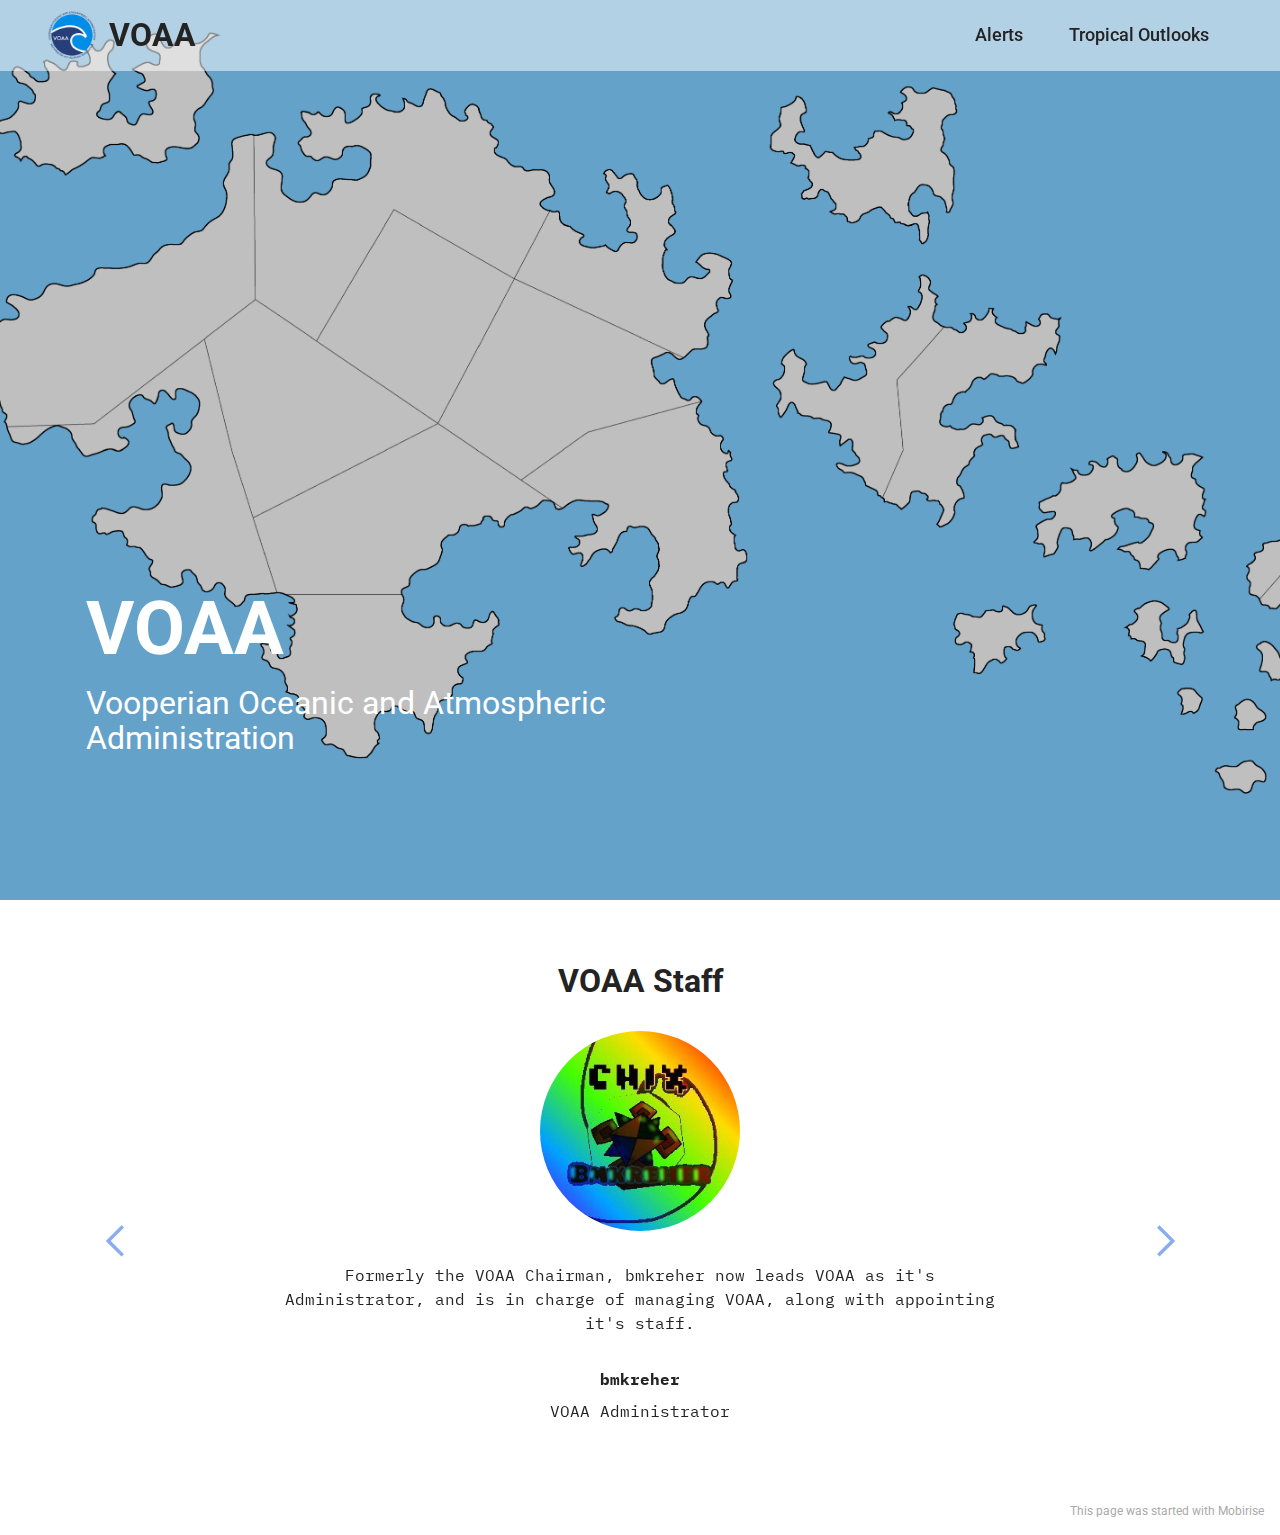
<file: index.html>
<!DOCTYPE html>
<html  >
<head>
  <!-- Site made with Mobirise Website Builder v5.4.1, https://mobirise.com -->
  <meta charset="UTF-8">
  <meta http-equiv="X-UA-Compatible" content="IE=edge">
  <meta name="generator" content="Mobirise v5.4.1, mobirise.com">
  <meta name="twitter:card" content="summary_large_image"/>
  <meta name="twitter:image:src" content="assets/images/index-meta.png">
  <meta property="og:image" content="assets/images/index-meta.png">
  <meta name="twitter:title" content="Home">
  <meta name="viewport" content="width=device-width, initial-scale=1, minimum-scale=1">
  <link rel="shortcut icon" href="assets/images/voaa-sexy-logo4x.png" type="image/x-icon">
  <meta name="description" content="Vooperian Oceanic and Atmospheric Administration Home Page">
  
  
  <title>Home</title>
  <link rel="stylesheet" href="assets/web/assets/mobirise-icons2/mobirise2.css">
  <link rel="stylesheet" href="assets/bootstrap/css/bootstrap.min.css">
  <link rel="stylesheet" href="assets/bootstrap/css/bootstrap-grid.min.css">
  <link rel="stylesheet" href="assets/bootstrap/css/bootstrap-reboot.min.css">
  <link rel="stylesheet" href="assets/dropdown/css/style.css">
  <link rel="stylesheet" href="assets/socicon/css/styles.css">
  <link rel="stylesheet" href="assets/theme/css/style.css">
  <link rel="preload" href="https://fonts.googleapis.com/css?family=Roboto:100,100i,300,300i,400,400i,500,500i,700,700i,900,900i&display=swap" as="style" onload="this.onload=null;this.rel='stylesheet'">
  <noscript><link rel="stylesheet" href="https://fonts.googleapis.com/css?family=Roboto:100,100i,300,300i,400,400i,500,500i,700,700i,900,900i&display=swap"></noscript>
  <link rel="preload" href="https://fonts.googleapis.com/css?family=IBM+Plex+Mono:100,100i,200,200i,300,300i,400,400i,500,500i,600,600i,700,700i&display=swap" as="style" onload="this.onload=null;this.rel='stylesheet'">
  <noscript><link rel="stylesheet" href="https://fonts.googleapis.com/css?family=IBM+Plex+Mono:100,100i,200,200i,300,300i,400,400i,500,500i,600,600i,700,700i&display=swap"></noscript>
  <link rel="preload" as="style" href="assets/mobirise/css/mbr-additional.css"><link rel="stylesheet" href="assets/mobirise/css/mbr-additional.css" type="text/css">
  
  
  
  
</head>
<body>
  
  <section data-bs-version="5.1" class="menu menu1 cid-sI5mWFSWyU" once="menu" id="menu1-1">
    

    <nav class="navbar navbar-dropdown navbar-fixed-top navbar-expand-lg">
        <div class="container-fluid">
            <div class="navbar-brand">
                <span class="navbar-logo">
                    <a href="https://mobiri.se">
                        <img src="assets/images/voaa-sexy-logo4x.png" alt="Mobirise" style="height: 3rem;">
                    </a>
                </span>
                <span class="navbar-caption-wrap"><a class="navbar-caption text-black text-primary display-2" href="index.html">VOAA</a></span>
            </div>
            <button class="navbar-toggler" type="button" data-toggle="collapse" data-bs-toggle="collapse" data-target="#navbarSupportedContent" data-bs-target="#navbarSupportedContent" aria-controls="navbarNavAltMarkup" aria-expanded="false" aria-label="Toggle navigation">
                <div class="hamburger">
                    <span></span>
                    <span></span>
                    <span></span>
                    <span></span>
                </div>
            </button>
            <div class="collapse navbar-collapse" id="navbarSupportedContent">
                <ul class="navbar-nav nav-dropdown nav-right" data-app-modern-menu="true"><li class="nav-item"><a class="nav-link link text-black text-primary display-4" href="page2.html">Alerts</a></li>
                    <li class="nav-item"><a class="nav-link link text-black text-primary display-4" href="page1.html">Tropical Outlooks</a>
                    </li></ul>
                
                
            </div>
        </div>
    </nav>
</section>

<section data-bs-version="5.1" class="header4 cid-sI5kxX0w6l mbr-fullscreen" id="header4-0">

    
    
    <div class="container">
        <div class="row">
            <div class="content-wrap">
                <h1 class="mbr-section-title mbr-fonts-style mbr-white mb-3 display-1">
                    <strong>VOAA</strong></h1>
                <h2 class="mbr-section-title mbr-fonts-style mbr-white mb-3 display-2">Vooperian Oceanic and Atmospheric Administration</h2>
                

                
            </div>
        </div>
    </div>
</section>

<section data-bs-version="5.1" class="testimonails3 carousel slide testimonials-slider cid-sI5p6VnjL5" data-interval="false" data-bs-interval="false" id="testimonials3-3">

    

    

    <div class="text-center container">
        <h3 class="mb-4 mbr-fonts-style display-2">
            <strong>VOAA Staff</strong></h3>

        <div class="carousel slide" role="listbox" data-pause="true" data-keyboard="false" data-ride="carousel" data-bs-ride="carousel" data-interval="8000" data-bs-interval="8000">
            <div class="carousel-inner">
                
                
            <div class="carousel-item">
                    <div class="user col-md-8">
                        <div class="user_image">
                            <img src="assets/images/image0.jpg" alt="">
                        </div>
                        <div class="user_text mb-4">
                            <p class="mbr-fonts-style display-7">Formerly the VOAA Chairman, bmkreher now leads VOAA as it's Administrator, and is in charge of managing VOAA, along with appointing it's staff.</p>
                        </div>
                        <div class="user_name mbr-fonts-style mb-2 display-7">
                            <strong>bmkreher</strong></div>
                        <div class="user_desk mbr-fonts-style display-7">
                            VOAA Administrator</div>
                    </div>
                </div><div class="carousel-item">
                    <div class="user col-md-8">
                        <div class="user_image">
                            <img src="assets/images/b7488983e732e61fa629dfd780f8a5e5.png" alt="">
                        </div>
                        <div class="user_text mb-4">
                            <p class="mbr-fonts-style display-7">
                                Kaplandteiros is the VWS Director, and is tasked with managing alerts, along with non-tropical weather.</p>
                        </div>
                        <div class="user_name mbr-fonts-style mb-2 display-7">
                            <strong>Kaplandteiros</strong></div>
                        <div class="user_desk mbr-fonts-style display-7">
                            Vooperian Weather Service Director</div>
                    </div>
                </div><div class="carousel-item">
                    <div class="user col-md-8">
                        <div class="user_image">
                            <img src="assets/images/nerdcraftpug.png" alt="">
                        </div>
                        <div class="user_text mb-4">
                            <p class="mbr-fonts-style display-7">Tyco is the Director of the Vooperian Hurricane Center, and primarily reports on tropical weather.</p>
                        </div>
                        <div class="user_name mbr-fonts-style mb-2 display-7">
                            <strong>Tyco</strong></div>
                        <div class="user_desk mbr-fonts-style display-7">
                            Vooperian Hurricane Center Director</div>
                    </div>
                </div></div>

            <div class="carousel-controls">
                <a class="carousel-control-prev" role="button" data-slide="prev" data-bs-slide="prev">
                    <span aria-hidden="true" class="mobi-mbri mobi-mbri-arrow-prev mbr-iconfont"></span>
                    <span class="sr-only visually-hidden">Previous</span>
                </a>

                <a class="carousel-control-next" role="button" data-slide="next" data-bs-slide="next">
                    <span aria-hidden="true" class="mobi-mbri mobi-mbri-arrow-next mbr-iconfont"></span>
                    <span class="sr-only visually-hidden">Next</span>
                </a>
            </div>
        </div>
    </div>
</section><section style="background-color: #fff; font-family: -apple-system, BlinkMacSystemFont, 'Segoe UI', 'Roboto', 'Helvetica Neue', Arial, sans-serif; color:#aaa; font-size:12px; padding: 0; align-items: center; display: flex;"><a href="https://mobirise.site/b" style="flex: 1 1; height: 3rem; padding-left: 1rem;"></a><p style="flex: 0 0 auto; margin:0; padding-right:1rem;"><a href="https://mobirise.site/d" style="color:#aaa;">This page</a> was started with Mobirise</p></section><script src="assets/bootstrap/js/bootstrap.bundle.min.js"></script>  <script src="assets/smoothscroll/smooth-scroll.js"></script>  <script src="assets/ytplayer/index.js"></script>  <script src="assets/dropdown/js/navbar-dropdown.js"></script>  <script src="assets/mbr-testimonials-slider/mbr-testimonials-slider.js"></script>  <script src="assets/theme/js/script.js"></script>  
  
  
</body>
</html>
</file>
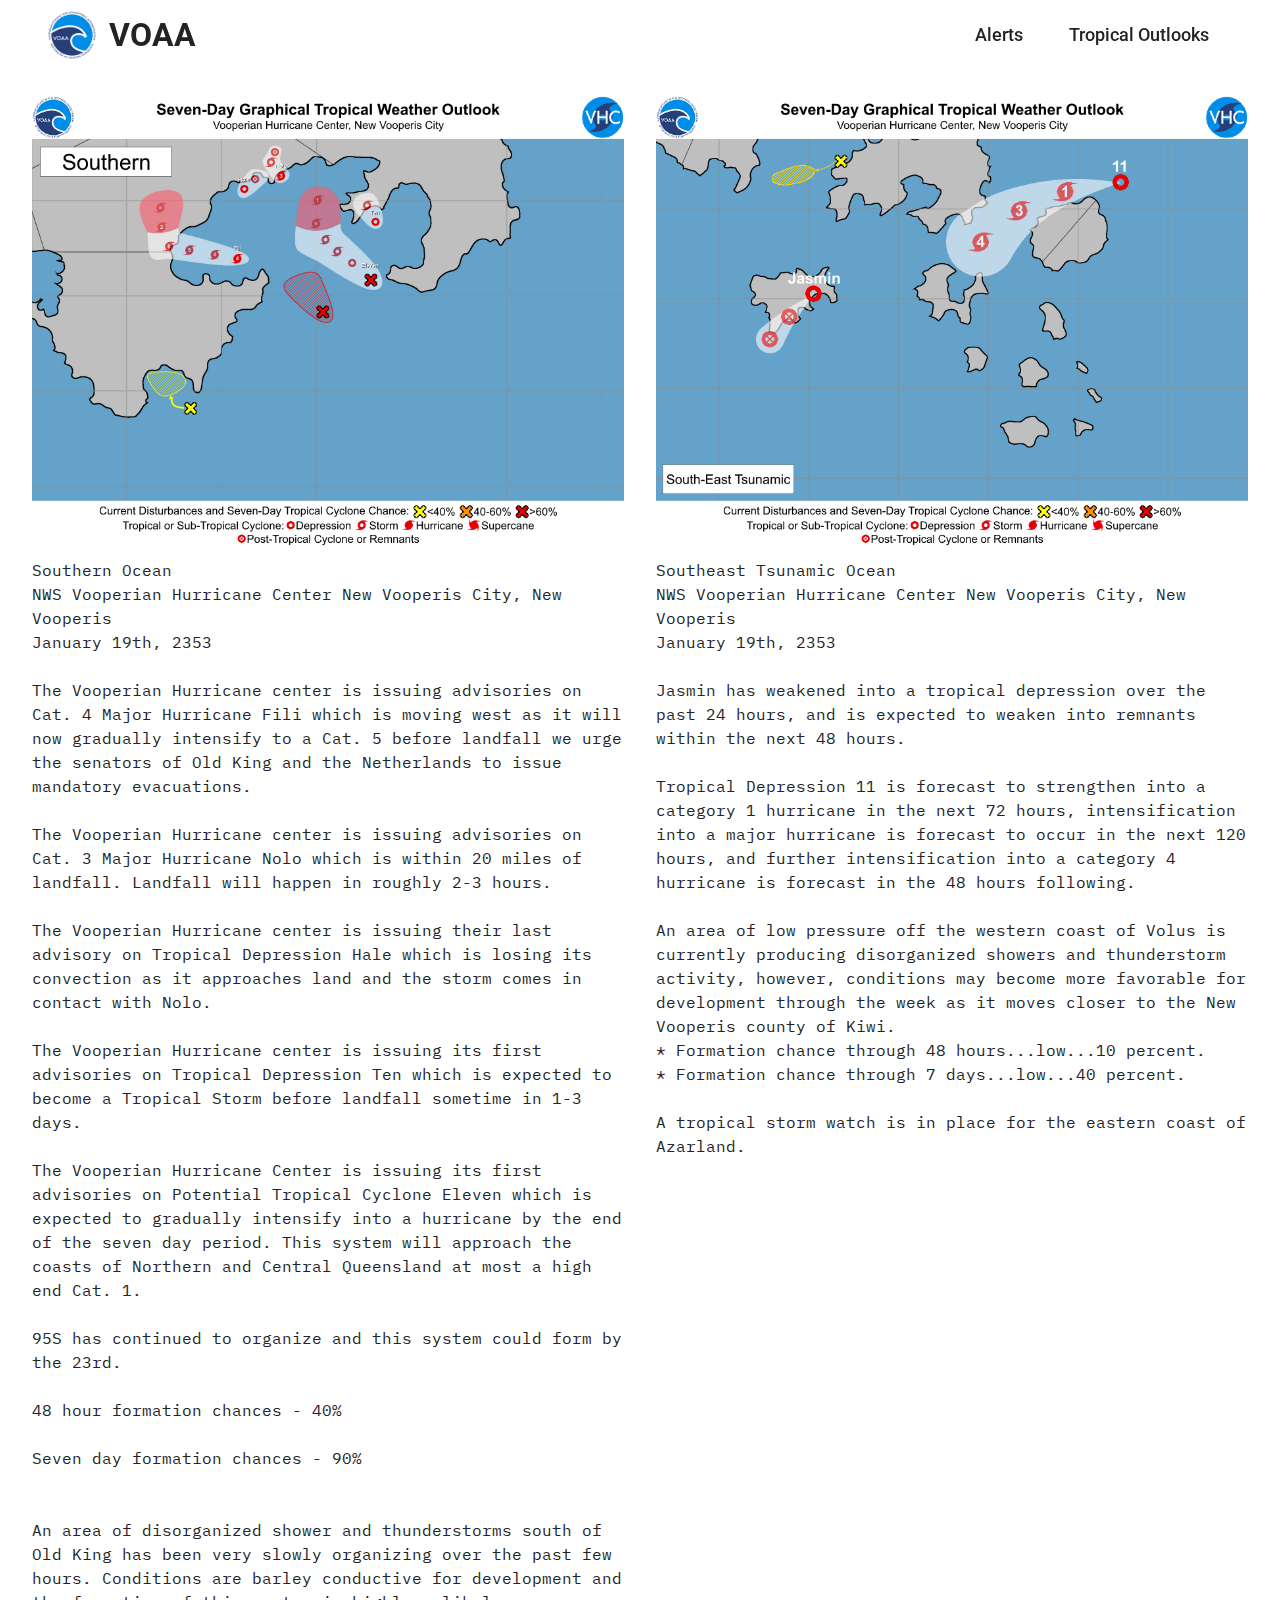
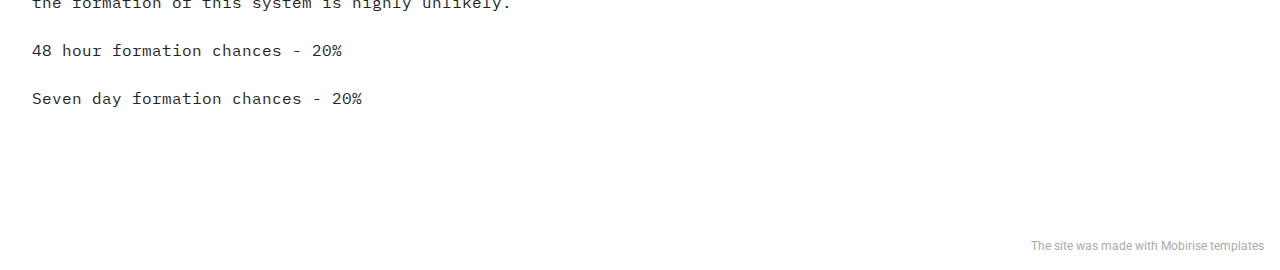
<file: page1.html>
<!DOCTYPE html>
<html  >
<head>
  <!-- Site made with Mobirise Website Builder v5.4.1, https://mobirise.com -->
  <meta charset="UTF-8">
  <meta http-equiv="X-UA-Compatible" content="IE=edge">
  <meta name="generator" content="Mobirise v5.4.1, mobirise.com">
  <meta name="viewport" content="width=device-width, initial-scale=1, minimum-scale=1">
  <link rel="shortcut icon" href="assets/images/voaa-sexy-logo4x.png" type="image/x-icon">
  <meta name="description" content="Vooperian Hurricane Center Tropical Outlooks">
  
  
  <title>Tropical Outlooks</title>
  <link rel="stylesheet" href="assets/bootstrap/css/bootstrap.min.css">
  <link rel="stylesheet" href="assets/bootstrap/css/bootstrap-grid.min.css">
  <link rel="stylesheet" href="assets/bootstrap/css/bootstrap-reboot.min.css">
  <link rel="stylesheet" href="assets/dropdown/css/style.css">
  <link rel="stylesheet" href="assets/socicon/css/styles.css">
  <link rel="stylesheet" href="assets/theme/css/style.css">
  <link rel="preload" href="https://fonts.googleapis.com/css?family=Roboto:100,100i,300,300i,400,400i,500,500i,700,700i,900,900i&display=swap" as="style" onload="this.onload=null;this.rel='stylesheet'">
  <noscript><link rel="stylesheet" href="https://fonts.googleapis.com/css?family=Roboto:100,100i,300,300i,400,400i,500,500i,700,700i,900,900i&display=swap"></noscript>
  <link rel="preload" href="https://fonts.googleapis.com/css?family=IBM+Plex+Mono:100,100i,200,200i,300,300i,400,400i,500,500i,600,600i,700,700i&display=swap" as="style" onload="this.onload=null;this.rel='stylesheet'">
  <noscript><link rel="stylesheet" href="https://fonts.googleapis.com/css?family=IBM+Plex+Mono:100,100i,200,200i,300,300i,400,400i,500,500i,600,600i,700,700i&display=swap"></noscript>
  <link rel="preload" as="style" href="assets/mobirise/css/mbr-additional.css"><link rel="stylesheet" href="assets/mobirise/css/mbr-additional.css" type="text/css">
  
  
  
  
</head>
<body>
  
  <section data-bs-version="5.1" class="menu menu1 cid-sI5mWFSWyU" once="menu" id="menu1-4">
    

    <nav class="navbar navbar-dropdown navbar-fixed-top navbar-expand-lg">
        <div class="container-fluid">
            <div class="navbar-brand">
                <span class="navbar-logo">
                    <a href="https://mobiri.se">
                        <img src="assets/images/voaa-sexy-logo4x.png" alt="Mobirise" style="height: 3rem;">
                    </a>
                </span>
                <span class="navbar-caption-wrap"><a class="navbar-caption text-black text-primary display-2" href="index.html">VOAA</a></span>
            </div>
            <button class="navbar-toggler" type="button" data-toggle="collapse" data-bs-toggle="collapse" data-target="#navbarSupportedContent" data-bs-target="#navbarSupportedContent" aria-controls="navbarNavAltMarkup" aria-expanded="false" aria-label="Toggle navigation">
                <div class="hamburger">
                    <span></span>
                    <span></span>
                    <span></span>
                    <span></span>
                </div>
            </button>
            <div class="collapse navbar-collapse" id="navbarSupportedContent">
                <ul class="navbar-nav nav-dropdown nav-right" data-app-modern-menu="true"><li class="nav-item"><a class="nav-link link text-black text-primary display-4" href="page2.html">Alerts</a></li>
                    <li class="nav-item"><a class="nav-link link text-black text-primary display-4" href="page1.html">Tropical Outlooks</a>
                    </li></ul>
                
                
            </div>
        </div>
    </nav>
</section>

<section data-bs-version="5.1" class="image4 cid-sI5szJspsS" id="image4-5">
    

    

    <div class="container-fluid">
        <div class="row">
            <div class="col-12 col-lg-6">
                <div class="image-wrapper">
                    <img src="assets/images/tropicaloutlooksoutheasttsunamic.png" alt="Mobirise">
                    <p class="mbr-text mbr-fonts-style mt-2 align-center display-7">
                        Southeast Tsunamic Ocean<br>NWS Vooperian Hurricane Center New Vooperis City, New Vooperis<br>January 19th, 2353<br><br>Jasmin has weakened into a tropical depression over the past 24 hours, and is expected to weaken into remnants within the next 48 hours.<br><br>Tropical Depression 11 is forecast to strengthen into a category 1 hurricane in the next 72 hours, intensification into a major hurricane is forecast to occur in the next 120 hours, and further intensification into a category 4 hurricane is forecast in the 48 hours following.
<br>
<br>An area of low pressure off the western coast of Volus is currently producing disorganized showers and thunderstorm activity, however, conditions may become more favorable for development through the week as it moves closer to the New Vooperis county of Kiwi.
<br>* Formation chance through 48 hours...low...10 percent.
<br>* Formation chance through 7 days...low...40  percent.
<br>
<br>A tropical storm watch is in place for the eastern coast of Azarland.<br><br><br></p>
                </div>
            </div>
            <div class="col-12 col-lg-6">
                <div class="image-wrapper">
                    <img src="assets/images/image0-1.jpg" alt="Mobirise">
                    <p class="mbr-text mbr-fonts-style mt-2 align-center display-7">Southern Ocean
<br>NWS Vooperian Hurricane Center New Vooperis City, New Vooperis
<br>January 19th, 2353
<br><br>The Vooperian Hurricane center is issuing advisories on Cat. 4 Major Hurricane Fili which is moving west as it will now gradually intensify to a Cat. 5 before landfall we urge the senators of Old King and the Netherlands to issue mandatory evacuations.  
<br><br>The Vooperian Hurricane center is issuing advisories on Cat. 3 Major Hurricane Nolo which is within 20 miles of landfall. Landfall will happen in roughly 2-3 hours. 
<br><br>The Vooperian Hurricane center is issuing their last advisory on Tropical Depression Hale which is losing its convection as it approaches land and the storm comes in contact with Nolo. 
<br><br>The Vooperian Hurricane center is issuing its first advisories on Tropical Depression Ten which is expected to become a Tropical Storm before landfall sometime in 1-3 days.
<br><br>The Vooperian Hurricane Center is issuing its first advisories on Potential Tropical Cyclone Eleven which is expected to gradually intensify into a hurricane by the end of the seven day period. This system will approach the coasts of Northern and Central Queensland at most a high end Cat. 1.
<br><br>95S has continued to organize and this system could form by the 23rd. 
<br>
<br>48 hour formation chances - 40%
<br>
<br>Seven day formation chances - 90%
<br>
<br>
<br>An area of disorganized shower and thunderstorms south of Old King has been very slowly organizing over the past few hours. Conditions are barley conductive for development and the formation of this system is highly unlikely.  
<br>
<br>48 hour formation chances - 20%
<br>
<br>Seven day formation chances - 20%</p>
                </div>
            </div>
        </div>
    </div>
</section><section style="background-color: #fff; font-family: -apple-system, BlinkMacSystemFont, 'Segoe UI', 'Roboto', 'Helvetica Neue', Arial, sans-serif; color:#aaa; font-size:12px; padding: 0; align-items: center; display: flex;"><a href="https://mobirise.site/m" style="flex: 1 1; height: 3rem; padding-left: 1rem;"></a><p style="flex: 0 0 auto; margin:0; padding-right:1rem;"><a href="https://mobirise.site/r" style="color:#aaa;">The site</a> was made with Mobirise templates</p></section><script src="assets/bootstrap/js/bootstrap.bundle.min.js"></script>  <script src="assets/smoothscroll/smooth-scroll.js"></script>  <script src="assets/ytplayer/index.js"></script>  <script src="assets/dropdown/js/navbar-dropdown.js"></script>  <script src="assets/theme/js/script.js"></script>  
  
  
</body>
</html>
</file>
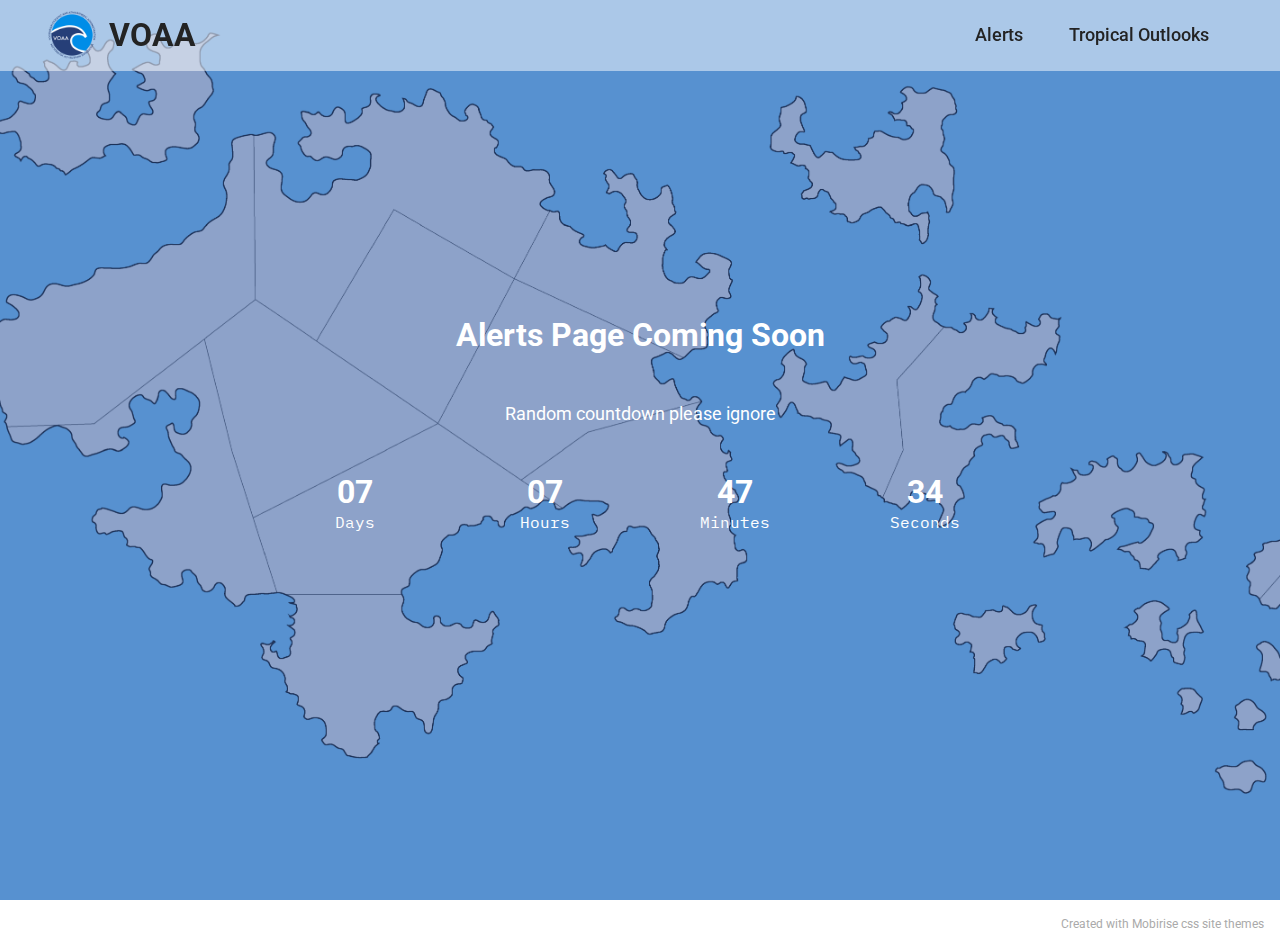
<file: page2.html>
<!DOCTYPE html>
<html  >
<head>
  <!-- Site made with Mobirise Website Builder v5.4.1, https://mobirise.com -->
  <meta charset="UTF-8">
  <meta http-equiv="X-UA-Compatible" content="IE=edge">
  <meta name="generator" content="Mobirise v5.4.1, mobirise.com">
  <meta name="viewport" content="width=device-width, initial-scale=1, minimum-scale=1">
  <link rel="shortcut icon" href="assets/images/voaa-sexy-logo4x.png" type="image/x-icon">
  <meta name="description" content="Work in Progress VWS Alerts Page">
  
  
  <title>Alerts</title>
  <link rel="stylesheet" href="assets/bootstrap/css/bootstrap.min.css">
  <link rel="stylesheet" href="assets/bootstrap/css/bootstrap-grid.min.css">
  <link rel="stylesheet" href="assets/bootstrap/css/bootstrap-reboot.min.css">
  <link rel="stylesheet" href="assets/dropdown/css/style.css">
  <link rel="stylesheet" href="assets/socicon/css/styles.css">
  <link rel="stylesheet" href="assets/theme/css/style.css">
  <link rel="preload" href="https://fonts.googleapis.com/css?family=Roboto:100,100i,300,300i,400,400i,500,500i,700,700i,900,900i&display=swap" as="style" onload="this.onload=null;this.rel='stylesheet'">
  <noscript><link rel="stylesheet" href="https://fonts.googleapis.com/css?family=Roboto:100,100i,300,300i,400,400i,500,500i,700,700i,900,900i&display=swap"></noscript>
  <link rel="preload" href="https://fonts.googleapis.com/css?family=IBM+Plex+Mono:100,100i,200,200i,300,300i,400,400i,500,500i,600,600i,700,700i&display=swap" as="style" onload="this.onload=null;this.rel='stylesheet'">
  <noscript><link rel="stylesheet" href="https://fonts.googleapis.com/css?family=IBM+Plex+Mono:100,100i,200,200i,300,300i,400,400i,500,500i,600,600i,700,700i&display=swap"></noscript>
  <link rel="preload" as="style" href="assets/mobirise/css/mbr-additional.css"><link rel="stylesheet" href="assets/mobirise/css/mbr-additional.css" type="text/css">
  
  
  
  
</head>
<body>
  
  <section data-bs-version="5.1" class="menu menu1 cid-sI5mWFSWyU" once="menu" id="menu1-6">
    

    <nav class="navbar navbar-dropdown navbar-fixed-top navbar-expand-lg">
        <div class="container-fluid">
            <div class="navbar-brand">
                <span class="navbar-logo">
                    <a href="https://mobiri.se">
                        <img src="assets/images/voaa-sexy-logo4x.png" alt="Mobirise" style="height: 3rem;">
                    </a>
                </span>
                <span class="navbar-caption-wrap"><a class="navbar-caption text-black text-primary display-2" href="index.html">VOAA</a></span>
            </div>
            <button class="navbar-toggler" type="button" data-toggle="collapse" data-bs-toggle="collapse" data-target="#navbarSupportedContent" data-bs-target="#navbarSupportedContent" aria-controls="navbarNavAltMarkup" aria-expanded="false" aria-label="Toggle navigation">
                <div class="hamburger">
                    <span></span>
                    <span></span>
                    <span></span>
                    <span></span>
                </div>
            </button>
            <div class="collapse navbar-collapse" id="navbarSupportedContent">
                <ul class="navbar-nav nav-dropdown nav-right" data-app-modern-menu="true"><li class="nav-item"><a class="nav-link link text-black text-primary display-4" href="page2.html">Alerts</a></li>
                    <li class="nav-item"><a class="nav-link link text-black text-primary display-4" href="page1.html">Tropical Outlooks</a>
                    </li></ul>
                
                
            </div>
        </div>
    </nav>
</section>

<section data-bs-version="5.1" class="countdown4 cid-sI5w97uzPs mbr-fullscreen" id="countdown4-7">
    
    <div class="mbr-overlay" style="opacity: 0.4; background-color: rgb(68, 121, 217);">
    </div>
    <div class="container">
        <div class="row justify-content-center">
            <div class="col-lg-8">
                <h3 class="mbr-section-title mb-5 align-center mbr-fonts-style display-2">
                    <strong>Alerts Page Coming Soon</strong></h3>
                <h4 class="mbr-section-subtitle mb-5 align-center mbr-fonts-style display-4">Random countdown please ignore</h4>
                <div class="countdown-cont align-center mb-5">
                    <div class="daysCountdown col-xs-3 col-sm-3 col-md-3" title="Days"></div>
                    <div class="hoursCountdown col-xs-3 col-sm-3 col-md-3" title="Hours"></div>
                    <div class="minutesCountdown col-xs-3 col-sm-3 col-md-3" title="Minutes"></div>
                    <div class="secondsCountdown col-xs-3 col-sm-3 col-md-3" title="Seconds"></div>
                    <div class="countdown" data-due-date="2353/01/01"></div>
                </div>
                
                
                
            </div>
        </div>
    </div>
</section><section style="background-color: #fff; font-family: -apple-system, BlinkMacSystemFont, 'Segoe UI', 'Roboto', 'Helvetica Neue', Arial, sans-serif; color:#aaa; font-size:12px; padding: 0; align-items: center; display: flex;"><a href="https://mobirise.site/u" style="flex: 1 1; height: 3rem; padding-left: 1rem;"></a><p style="flex: 0 0 auto; margin:0; padding-right:1rem;"><a href="https://mobirise.site/t" style="color:#aaa;">Created</a> with Mobirise css site themes</p></section><script src="assets/bootstrap/js/bootstrap.bundle.min.js"></script>  <script src="assets/smoothscroll/smooth-scroll.js"></script>  <script src="assets/ytplayer/index.js"></script>  <script src="assets/dropdown/js/navbar-dropdown.js"></script>  <script src="assets/countdown/countdown.js"></script>  <script src="assets/theme/js/script.js"></script>  
  
  
</body>
</html>
</file>
<file: assets/web/assets/mobirise-icons2/mobirise2.css>
@font-face {
  font-family: 'Moririse2';
  font-display: swap;
  src:  url('mobirise2.eot?f2bix4');
  src:  url('mobirise2.eot?f2bix4#iefix') format('embedded-opentype'),
    url('mobirise2.ttf?f2bix4') format('truetype'),
    url('mobirise2.woff?f2bix4') format('woff'),
    url('mobirise2.svg?f2bix4#mobirise2') format('svg');
  font-weight: normal;
  font-style: normal;
}

[class^="mobi-"], [class*=" mobi-"] {
  /* use !important to prevent issues with browser extensions that change fonts */
  font-family: 'Moririse2' !important;
  speak: none;
  font-style: normal;
  font-weight: normal;
  font-variant: normal;
  text-transform: none;
  line-height: 1;

  /* Better Font Rendering =========== */
  -webkit-font-smoothing: antialiased;
  -moz-osx-font-smoothing: grayscale;
}

.mobi-mbri-add-submenu:before {
  content: "\e900";
}
.mobi-mbri-alert:before {
  content: "\e901";
}
.mobi-mbri-align-center:before {
  content: "\e902";
}
.mobi-mbri-align-justify:before {
  content: "\e903";
}
.mobi-mbri-align-left:before {
  content: "\e904";
}
.mobi-mbri-align-right:before {
  content: "\e905";
}
.mobi-mbri-android:before {
  content: "\e906";
}
.mobi-mbri-apple:before {
  content: "\e907";
}
.mobi-mbri-arrow-down:before {
  content: "\e908";
}
.mobi-mbri-arrow-next:before {
  content: "\e909";
}
.mobi-mbri-arrow-prev:before {
  content: "\e90a";
}
.mobi-mbri-arrow-up:before {
  content: "\e90b";
}
.mobi-mbri-bold:before {
  content: "\e90c";
}
.mobi-mbri-bookmark:before {
  content: "\e90d";
}
.mobi-mbri-bootstrap:before {
  content: "\e90e";
}
.mobi-mbri-briefcase:before {
  content: "\e90f";
}
.mobi-mbri-browse:before {
  content: "\e910";
}
.mobi-mbri-bulleted-list:before {
  content: "\e911";
}
.mobi-mbri-calendar:before {
  content: "\e912";
}
.mobi-mbri-camera:before {
  content: "\e913";
}
.mobi-mbri-cart-add:before {
  content: "\e914";
}
.mobi-mbri-cart-full:before {
  content: "\e915";
}
.mobi-mbri-cash:before {
  content: "\e916";
}
.mobi-mbri-change-style:before {
  content: "\e917";
}
.mobi-mbri-chat:before {
  content: "\e918";
}
.mobi-mbri-clock:before {
  content: "\e919";
}
.mobi-mbri-close:before {
  content: "\e91a";
}
.mobi-mbri-cloud:before {
  content: "\e91b";
}
.mobi-mbri-code:before {
  content: "\e91c";
}
.mobi-mbri-contact-form:before {
  content: "\e91d";
}
.mobi-mbri-credit-card:before {
  content: "\e91e";
}
.mobi-mbri-cursor-click:before {
  content: "\e91f";
}
.mobi-mbri-cust-feedback:before {
  content: "\e920";
}
.mobi-mbri-database:before {
  content: "\e921";
}
.mobi-mbri-delivery:before {
  content: "\e922";
}
.mobi-mbri-desktop:before {
  content: "\e923";
}
.mobi-mbri-devices:before {
  content: "\e924";
}
.mobi-mbri-down:before {
  content: "\e925";
}
.mobi-mbri-download-2:before {
  content: "\e926";
}
.mobi-mbri-download:before {
  content: "\e927";
}
.mobi-mbri-drag-n-drop-2:before {
  content: "\e928";
}
.mobi-mbri-drag-n-drop:before {
  content: "\e929";
}
.mobi-mbri-edit-2:before {
  content: "\e92a";
}
.mobi-mbri-edit:before {
  content: "\e92b";
}
.mobi-mbri-error:before {
  content: "\e92c";
}
.mobi-mbri-extension:before {
  content: "\e92d";
}
.mobi-mbri-features:before {
  content: "\e92e";
}
.mobi-mbri-file:before {
  content: "\e92f";
}
.mobi-mbri-flag:before {
  content: "\e930";
}
.mobi-mbri-folder:before {
  content: "\e931";
}
.mobi-mbri-gift:before {
  content: "\e932";
}
.mobi-mbri-github:before {
  content: "\e933";
}
.mobi-mbri-globe-2:before {
  content: "\e934";
}
.mobi-mbri-globe:before {
  content: "\e935";
}
.mobi-mbri-growing-chart:before {
  content: "\e936";
}
.mobi-mbri-hearth:before {
  content: "\e937";
}
.mobi-mbri-help:before {
  content: "\e938";
}
.mobi-mbri-home:before {
  content: "\e939";
}
.mobi-mbri-hot-cup:before {
  content: "\e93a";
}
.mobi-mbri-idea:before {
  content: "\e93b";
}
.mobi-mbri-image-gallery:before {
  content: "\e93c";
}
.mobi-mbri-image-slider:before {
  content: "\e93d";
}
.mobi-mbri-info:before {
  content: "\e93e";
}
.mobi-mbri-italic:before {
  content: "\e93f";
}
.mobi-mbri-key:before {
  content: "\e940";
}
.mobi-mbri-laptop:before {
  content: "\e941";
}
.mobi-mbri-layers:before {
  content: "\e942";
}
.mobi-mbri-left-right:before {
  content: "\e943";
}
.mobi-mbri-left:before {
  content: "\e944";
}
.mobi-mbri-letter:before {
  content: "\e945";
}
.mobi-mbri-like:before {
  content: "\e946";
}
.mobi-mbri-link:before {
  content: "\e947";
}
.mobi-mbri-lock:before {
  content: "\e948";
}
.mobi-mbri-login:before {
  content: "\e949";
}
.mobi-mbri-logout:before {
  content: "\e94a";
}
.mobi-mbri-magic-stick:before {
  content: "\e94b";
}
.mobi-mbri-map-pin:before {
  content: "\e94c";
}
.mobi-mbri-menu:before {
  content: "\e94d";
}
.mobi-mbri-mobile-2:before {
  content: "\e94e";
}
.mobi-mbri-mobile-horizontal:before {
  content: "\e94f";
}
.mobi-mbri-mobile:before {
  content: "\e950";
}
.mobi-mbri-mobirise:before {
  content: "\e951";
}
.mobi-mbri-more-horizontal:before {
  content: "\e952";
}
.mobi-mbri-more-vertical:before {
  content: "\e953";
}
.mobi-mbri-music:before {
  content: "\e954";
}
.mobi-mbri-new-file:before {
  content: "\e955";
}
.mobi-mbri-numbered-list:before {
  content: "\e956";
}
.mobi-mbri-opened-folder:before {
  content: "\e957";
}
.mobi-mbri-pages:before {
  content: "\e958";
}
.mobi-mbri-paper-plane:before {
  content: "\e959";
}
.mobi-mbri-paperclip:before {
  content: "\e95a";
}
.mobi-mbri-phone:before {
  content: "\e95b";
}
.mobi-mbri-photo:before {
  content: "\e95c";
}
.mobi-mbri-photos:before {
  content: "\e95d";
}
.mobi-mbri-pin:before {
  content: "\e95e";
}
.mobi-mbri-play:before {
  content: "\e95f";
}
.mobi-mbri-plus:before {
  content: "\e960";
}
.mobi-mbri-preview:before {
  content: "\e961";
}
.mobi-mbri-print:before {
  content: "\e962";
}
.mobi-mbri-protect:before {
  content: "\e963";
}
.mobi-mbri-question:before {
  content: "\e964";
}
.mobi-mbri-quote-left:before {
  content: "\e965";
}
.mobi-mbri-quote-right:before {
  content: "\e966";
}
.mobi-mbri-redo:before {
  content: "\e967";
}
.mobi-mbri-refresh:before {
  content: "\e968";
}
.mobi-mbri-responsive-2:before {
  content: "\e969";
}
.mobi-mbri-responsive:before {
  content: "\e96a";
}
.mobi-mbri-right:before {
  content: "\e96b";
}
.mobi-mbri-rocket:before {
  content: "\e96c";
}
.mobi-mbri-sad-face:before {
  content: "\e96d";
}
.mobi-mbri-sale:before {
  content: "\e96e";
}
.mobi-mbri-save:before {
  content: "\e96f";
}
.mobi-mbri-search:before {
  content: "\e970";
}
.mobi-mbri-setting-2:before {
  content: "\e971";
}
.mobi-mbri-setting-3:before {
  content: "\e972";
}
.mobi-mbri-setting:before {
  content: "\e973";
}
.mobi-mbri-share:before {
  content: "\e974";
}
.mobi-mbri-shopping-bag:before {
  content: "\e975";
}
.mobi-mbri-shopping-basket:before {
  content: "\e976";
}
.mobi-mbri-shopping-cart:before {
  content: "\e977";
}
.mobi-mbri-sites:before {
  content: "\e978";
}
.mobi-mbri-smile-face:before {
  content: "\e979";
}
.mobi-mbri-speed:before {
  content: "\e97a";
}
.mobi-mbri-star:before {
  content: "\e97b";
}
.mobi-mbri-success:before {
  content: "\e97c";
}
.mobi-mbri-sun:before {
  content: "\e97d";
}
.mobi-mbri-sun2:before {
  content: "\e97e";
}
.mobi-mbri-tablet-vertical:before {
  content: "\e97f";
}
.mobi-mbri-tablet:before {
  content: "\e980";
}
.mobi-mbri-target:before {
  content: "\e981";
}
.mobi-mbri-timer:before {
  content: "\e982";
}
.mobi-mbri-to-ftp:before {
  content: "\e983";
}
.mobi-mbri-to-local-drive:before {
  content: "\e984";
}
.mobi-mbri-touch-swipe:before {
  content: "\e985";
}
.mobi-mbri-touch:before {
  content: "\e986";
}
.mobi-mbri-trash:before {
  content: "\e987";
}
.mobi-mbri-underline:before {
  content: "\e988";
}
.mobi-mbri-undo:before {
  content: "\e989";
}
.mobi-mbri-unlink:before {
  content: "\e98a";
}
.mobi-mbri-unlock:before {
  content: "\e98b";
}
.mobi-mbri-up-down:before {
  content: "\e98c";
}
.mobi-mbri-up:before {
  content: "\e98d";
}
.mobi-mbri-update:before {
  content: "\e98e";
}
.mobi-mbri-upload-2:before {
  content: "\e98f";
}
.mobi-mbri-upload:before {
  content: "\e990";
}
.mobi-mbri-user-2:before {
  content: "\e991";
}
.mobi-mbri-user:before {
  content: "\e992";
}
.mobi-mbri-users:before {
  content: "\e993";
}
.mobi-mbri-video-play:before {
  content: "\e994";
}
.mobi-mbri-video:before {
  content: "\e995";
}
.mobi-mbri-watch:before {
  content: "\e996";
}
.mobi-mbri-website-theme-2:before {
  content: "\e997";
}
.mobi-mbri-website-theme:before {
  content: "\e998";
}
.mobi-mbri-wifi:before {
  content: "\e999";
}
.mobi-mbri-windows:before {
  content: "\e99a";
}
.mobi-mbri-zoom-in:before {
  content: "\e99b";
}
.mobi-mbri-zoom-out:before {
  content: "\e99c";
}
</file>
<file: assets/dropdown/css/style.css>
.navbar-dropdown {
  left: 0;
  padding: 0;
  position: absolute;
  right: 0;
  top: 0;
  transition: all 0.45s ease;
  z-index: 1030;
  background: #282828; }
  .navbar-dropdown .navbar-logo {
    margin-right: 0.8rem;
    transition: margin 0.3s ease-in-out;
    vertical-align: middle; }
    .navbar-dropdown .navbar-logo img {
      height: 3.125rem;
      transition: all 0.3s ease-in-out; }
    .navbar-dropdown .navbar-logo.mbr-iconfont {
      font-size: 3.125rem;
      line-height: 3.125rem; }
  .navbar-dropdown .navbar-caption {
    font-weight: 700;
    white-space: normal;
    vertical-align: -4px;
    line-height: 3.125rem !important; }
    .navbar-dropdown .navbar-caption, .navbar-dropdown .navbar-caption:hover {
      color: inherit;
      text-decoration: none; }
  .navbar-dropdown .mbr-iconfont + .navbar-caption {
    vertical-align: -1px; }
  .navbar-dropdown.navbar-fixed-top {
    position: fixed; }
  .navbar-dropdown .navbar-brand span {
    vertical-align: -4px; }
  .navbar-dropdown.bg-color.transparent {
    background: none; }
  .navbar-dropdown.navbar-short .navbar-brand {
    padding: 0.625rem 0; }
    .navbar-dropdown.navbar-short .navbar-brand span {
      vertical-align: -1px; }
  .navbar-dropdown.navbar-short .navbar-caption {
    line-height: 2.375rem !important;
    vertical-align: -2px; }
  .navbar-dropdown.navbar-short .navbar-logo {
    margin-right: 0.5rem; }
    .navbar-dropdown.navbar-short .navbar-logo img {
      height: 2.375rem; }
    .navbar-dropdown.navbar-short .navbar-logo.mbr-iconfont {
      font-size: 2.375rem;
      line-height: 2.375rem; }
  .navbar-dropdown.navbar-short .mbr-table-cell {
    height: 3.625rem; }
  .navbar-dropdown .navbar-close {
    left: 0.6875rem;
    position: fixed;
    top: 0.75rem;
    z-index: 1000; }
  .navbar-dropdown .hamburger-icon {
    content: "";
    display: inline-block;
    vertical-align: middle;
    width: 16px;
    -webkit-box-shadow: 0 -6px 0 1px #282828,0 0 0 1px #282828,0 6px 0 1px #282828;
    -moz-box-shadow: 0 -6px 0 1px #282828,0 0 0 1px #282828,0 6px 0 1px #282828;
    box-shadow: 0 -6px 0 1px #282828,0 0 0 1px #282828,0 6px 0 1px #282828; }

.dropdown-menu .dropdown-toggle[data-toggle="dropdown-submenu"]::after {
  border-bottom: 0.35em solid transparent;
  border-left: 0.35em solid;
  border-right: 0;
  border-top: 0.35em solid transparent;
  margin-left: 0.3rem; }

.dropdown-menu .dropdown-item:focus {
  outline: 0; }

.nav-dropdown {
  font-size: 0.75rem;
  font-weight: 500;
  height: auto !important; }
  .nav-dropdown .nav-btn {
    padding-left: 1rem; }
  .nav-dropdown .link {
    margin: .667em 1.667em;
    font-weight: 500;
    padding: 0;
    transition: color .2s ease-in-out; }
    .nav-dropdown .link.dropdown-toggle {
      margin-right: 2.583em; }
      .nav-dropdown .link.dropdown-toggle::after {
        margin-left: .25rem;
        border-top: 0.35em solid;
        border-right: 0.35em solid transparent;
        border-left: 0.35em solid transparent;
        border-bottom: 0; }
      .nav-dropdown .link.dropdown-toggle[aria-expanded="true"] {
        margin: 0;
        padding: 0.667em 3.263em  0.667em 1.667em; }
  .nav-dropdown .link::after,
  .nav-dropdown .dropdown-item::after {
    color: inherit; }
  .nav-dropdown .btn {
    font-size: 0.75rem;
    font-weight: 700;
    letter-spacing: 0;
    margin-bottom: 0;
    padding-left: 1.25rem;
    padding-right: 1.25rem; }
  .nav-dropdown .dropdown-menu {
    border-radius: 0;
    border: 0;
    left: 0;
    margin: 0;
    padding-bottom: 1.25rem;
    padding-top: 1.25rem;
    position: relative; }
  .nav-dropdown .dropdown-submenu {
    margin-left: 0.125rem;
    top: 0; }
  .nav-dropdown .dropdown-item {
    font-weight: 500;
    line-height: 2;
    padding: 0.3846em 4.615em 0.3846em 1.5385em;
    position: relative;
    transition: color .2s ease-in-out, background-color .2s ease-in-out; }
    .nav-dropdown .dropdown-item::after {
      margin-top: -0.3077em;
      position: absolute;
      right: 1.1538em;
      top: 50%; }
    .nav-dropdown .dropdown-item:focus, .nav-dropdown .dropdown-item:hover {
      background: none; }

@media (max-width: 767px) {
  .nav-dropdown.navbar-toggleable-sm {
    bottom: 0;
    display: none;
    left: 0;
    overflow-x: hidden;
    position: fixed;
    top: 0;
    transform: translateX(-100%);
    -ms-transform: translateX(-100%);
    -webkit-transform: translateX(-100%);
    width: 18.75rem;
    z-index: 999; } }
.nav-dropdown.navbar-toggleable-xl {
  bottom: 0;
  display: none;
  left: 0;
  overflow-x: hidden;
  position: fixed;
  top: 0;
  transform: translateX(-100%);
  -ms-transform: translateX(-100%);
  -webkit-transform: translateX(-100%);
  width: 18.75rem;
  z-index: 999; }

.nav-dropdown-sm {
  display: block !important;
  overflow-x: hidden;
  overflow: auto;
  padding-top: 3.875rem; }
  .nav-dropdown-sm::after {
    content: "";
    display: block;
    height: 3rem;
    width: 100%; }
  .nav-dropdown-sm.collapse.in ~ .navbar-close {
    display: block !important; }
  .nav-dropdown-sm.collapsing, .nav-dropdown-sm.collapse.in {
    transform: translateX(0);
    -ms-transform: translateX(0);
    -webkit-transform: translateX(0);
    transition: all 0.25s ease-out;
    -webkit-transition: all 0.25s ease-out;
    background: #282828; }
  .nav-dropdown-sm.collapsing[aria-expanded="false"] {
    transform: translateX(-100%);
    -ms-transform: translateX(-100%);
    -webkit-transform: translateX(-100%); }
  .nav-dropdown-sm .nav-item {
    display: block;
    margin-left: 0 !important;
    padding-left: 0; }
  .nav-dropdown-sm .link,
  .nav-dropdown-sm .dropdown-item {
    border-top: 1px dotted rgba(255, 255, 255, 0.1);
    font-size: 0.8125rem;
    line-height: 1.6;
    margin: 0 !important;
    padding: 0.875rem 2.4rem 0.875rem 1.5625rem !important;
    position: relative;
    white-space: normal; }
    .nav-dropdown-sm .link:focus, .nav-dropdown-sm .link:hover,
    .nav-dropdown-sm .dropdown-item:focus,
    .nav-dropdown-sm .dropdown-item:hover {
      background: rgba(0, 0, 0, 0.2) !important;
      color: #c0a375; }
  .nav-dropdown-sm .nav-btn {
    position: relative;
    padding: 1.5625rem 1.5625rem 0 1.5625rem; }
    .nav-dropdown-sm .nav-btn::before {
      border-top: 1px dotted rgba(255, 255, 255, 0.1);
      content: "";
      left: 0;
      position: absolute;
      top: 0;
      width: 100%; }
    .nav-dropdown-sm .nav-btn + .nav-btn {
      padding-top: 0.625rem; }
      .nav-dropdown-sm .nav-btn + .nav-btn::before {
        display: none; }
  .nav-dropdown-sm .btn {
    padding: 0.625rem 0; }
  .nav-dropdown-sm .dropdown-toggle[data-toggle="dropdown-submenu"]::after {
    margin-left: .25rem;
    border-top: 0.35em solid;
    border-right: 0.35em solid transparent;
    border-left: 0.35em solid transparent;
    border-bottom: 0; }
  .nav-dropdown-sm .dropdown-toggle[data-toggle="dropdown-submenu"][aria-expanded="true"]::after {
    border-top: 0;
    border-right: 0.35em solid transparent;
    border-left: 0.35em solid transparent;
    border-bottom: 0.35em solid; }
  .nav-dropdown-sm .dropdown-menu {
    margin: 0;
    padding: 0;
    position: relative;
    top: 0;
    left: 0;
    width: 100%;
    border: 0;
    float: none;
    border-radius: 0;
    background: none; }
  .nav-dropdown-sm .dropdown-submenu {
    left: 100%;
    margin-left: 0.125rem;
    margin-top: -1.25rem;
    top: 0; }

.navbar-toggleable-sm .nav-dropdown .dropdown-menu {
  position: absolute; }

.navbar-toggleable-sm .nav-dropdown .dropdown-submenu {
  left: 100%;
  margin-left: 0.125rem;
  margin-top: -1.25rem;
  top: 0; }

.navbar-toggleable-sm.opened .nav-dropdown .dropdown-menu {
  position: relative; }

.navbar-toggleable-sm.opened .nav-dropdown .dropdown-submenu {
  left: 0;
  margin-left: 00rem;
  margin-top: 0rem;
  top: 0; }

.is-builder .nav-dropdown.collapsing {
  transition: none !important; }
</file>
<file: assets/socicon/css/styles.css>
@charset "UTF-8";

@font-face {
  font-family: 'Socicon';
  src:  url('../fonts/socicon.eot');
  src:  url('../fonts/socicon.eot?#iefix') format('embedded-opentype'),
    url('../fonts/socicon.woff2') format('woff2'),
    url('../fonts/socicon.ttf') format('truetype'),
    url('../fonts/socicon.woff') format('woff'),
    url('../fonts/socicon.svg#socicon') format('svg');
  font-weight: normal;
  font-style: normal;
  font-display: swap;
}

[data-icon]:before {
  font-family: "socicon" !important;
  content: attr(data-icon);
  font-style: normal !important;
  font-weight: normal !important;
  font-variant: normal !important;
  text-transform: none !important;
  speak: none;
  line-height: 1;
  -webkit-font-smoothing: antialiased;
  -moz-osx-font-smoothing: grayscale;
}

[class^="socicon-"], [class*=" socicon-"] {
  /* use !important to prevent issues with browser extensions that change fonts */
  font-family: 'Socicon' !important;
  speak: none;
  font-style: normal;
  font-weight: normal;
  font-variant: normal;
  text-transform: none;
  line-height: 1;

  /* Better Font Rendering =========== */
  -webkit-font-smoothing: antialiased;
  -moz-osx-font-smoothing: grayscale;
}

.socicon-eitaa:before {
  content: "\e97c";
}
.socicon-soroush:before {
  content: "\e97d";
}
.socicon-bale:before {
  content: "\e97e";
}
.socicon-zazzle:before {
  content: "\e97b";
}
.socicon-society6:before {
  content: "\e97a";
}
.socicon-redbubble:before {
  content: "\e979";
}
.socicon-avvo:before {
  content: "\e978";
}
.socicon-stitcher:before {
  content: "\e977";
}
.socicon-googlehangouts:before {
  content: "\e974";
}
.socicon-dlive:before {
  content: "\e975";
}
.socicon-vsco:before {
  content: "\e976";
}
.socicon-flipboard:before {
  content: "\e973";
}
.socicon-ubuntu:before {
  content: "\e958";
}
.socicon-artstation:before {
  content: "\e959";
}
.socicon-invision:before {
  content: "\e95a";
}
.socicon-torial:before {
  content: "\e95b";
}
.socicon-collectorz:before {
  content: "\e95c";
}
.socicon-seenthis:before {
  content: "\e95d";
}
.socicon-googleplaymusic:before {
  content: "\e95e";
}
.socicon-debian:before {
  content: "\e95f";
}
.socicon-filmfreeway:before {
  content: "\e960";
}
.socicon-gnome:before {
  content: "\e961";
}
.socicon-itchio:before {
  content: "\e962";
}
.socicon-jamendo:before {
  content: "\e963";
}
.socicon-mix:before {
  content: "\e964";
}
.socicon-sharepoint:before {
  content: "\e965";
}
.socicon-tinder:before {
  content: "\e966";
}
.socicon-windguru:before {
  content: "\e967";
}
.socicon-cdbaby:before {
  content: "\e968";
}
.socicon-elementaryos:before {
  content: "\e969";
}
.socicon-stage32:before {
  content: "\e96a";
}
.socicon-tiktok:before {
  content: "\e96b";
}
.socicon-gitter:before {
  content: "\e96c";
}
.socicon-letterboxd:before {
  content: "\e96d";
}
.socicon-threema:before {
  content: "\e96e";
}
.socicon-splice:before {
  content: "\e96f";
}
.socicon-metapop:before {
  content: "\e970";
}
.socicon-naver:before {
  content: "\e971";
}
.socicon-remote:before {
  content: "\e972";
}
.socicon-internet:before {
  content: "\e957";
}
.socicon-moddb:before {
  content: "\e94b";
}
.socicon-indiedb:before {
  content: "\e94c";
}
.socicon-traxsource:before {
  content: "\e94d";
}
.socicon-gamefor:before {
  content: "\e94e";
}
.socicon-pixiv:before {
  content: "\e94f";
}
.socicon-myanimelist:before {
  content: "\e950";
}
.socicon-blackberry:before {
  content: "\e951";
}
.socicon-wickr:before {
  content: "\e952";
}
.socicon-spip:before {
  content: "\e953";
}
.socicon-napster:before {
  content: "\e954";
}
.socicon-beatport:before {
  content: "\e955";
}
.socicon-hackerone:before {
  content: "\e956";
}
.socicon-hackernews:before {
  content: "\e946";
}
.socicon-smashwords:before {
  content: "\e947";
}
.socicon-kobo:before {
  content: "\e948";
}
.socicon-bookbub:before {
  content: "\e949";
}
.socicon-mailru:before {
  content: "\e94a";
}
.socicon-gitlab:before {
  content: "\e945";
}
.socicon-instructables:before {
  content: "\e944";
}
.socicon-portfolio:before {
  content: "\e943";
}
.socicon-codered:before {
  content: "\e940";
}
.socicon-origin:before {
  content: "\e941";
}
.socicon-nextdoor:before {
  content: "\e942";
}
.socicon-udemy:before {
  content: "\e93f";
}
.socicon-livemaster:before {
  content: "\e93e";
}
.socicon-crunchbase:before {
  content: "\e93b";
}
.socicon-homefy:before {
  content: "\e93c";
}
.socicon-calendly:before {
  content: "\e93d";
}
.socicon-realtor:before {
  content: "\e90f";
}
.socicon-tidal:before {
  content: "\e910";
}
.socicon-qobuz:before {
  content: "\e911";
}
.socicon-natgeo:before {
  content: "\e912";
}
.socicon-mastodon:before {
  content: "\e913";
}
.socicon-unsplash:before {
  content: "\e914";
}
.socicon-homeadvisor:before {
  content: "\e915";
}
.socicon-angieslist:before {
  content: "\e916";
}
.socicon-codepen:before {
  content: "\e917";
}
.socicon-slack:before {
  content: "\e918";
}
.socicon-openaigym:before {
  content: "\e919";
}
.socicon-logmein:before {
  content: "\e91a";
}
.socicon-fiverr:before {
  content: "\e91b";
}
.socicon-gotomeeting:before {
  content: "\e91c";
}
.socicon-aliexpress:before {
  content: "\e91d";
}
.socicon-guru:before {
  content: "\e91e";
}
.socicon-appstore:before {
  content: "\e91f";
}
.socicon-homes:before {
  content: "\e920";
}
.socicon-zoom:before {
  content: "\e921";
}
.socicon-alibaba:before {
  content: "\e922";
}
.socicon-craigslist:before {
  content: "\e923";
}
.socicon-wix:before {
  content: "\e924";
}
.socicon-redfin:before {
  content: "\e925";
}
.socicon-googlecalendar:before {
  content: "\e926";
}
.socicon-shopify:before {
  content: "\e927";
}
.socicon-freelancer:before {
  content: "\e928";
}
.socicon-seedrs:before {
  content: "\e929";
}
.socicon-bing:before {
  content: "\e92a";
}
.socicon-doodle:before {
  content: "\e92b";
}
.socicon-bonanza:before {
  content: "\e92c";
}
.socicon-squarespace:before {
  content: "\e92d";
}
.socicon-toptal:before {
  content: "\e92e";
}
.socicon-gust:before {
  content: "\e92f";
}
.socicon-ask:before {
  content: "\e930";
}
.socicon-trulia:before {
  content: "\e931";
}
.socicon-loomly:before {
  content: "\e932";
}
.socicon-ghost:before {
  content: "\e933";
}
.socicon-upwork:before {
  content: "\e934";
}
.socicon-fundable:before {
  content: "\e935";
}
.socicon-booking:before {
  content: "\e936";
}
.socicon-googlemaps:before {
  content: "\e937";
}
.socicon-zillow:before {
  content: "\e938";
}
.socicon-niconico:before {
  content: "\e939";
}
.socicon-toneden:before {
  content: "\e93a";
}
.socicon-augment:before {
  content: "\e908";
}
.socicon-bitbucket:before {
  content: "\e909";
}
.socicon-fyuse:before {
  content: "\e90a";
}
.socicon-yt-gaming:before {
  content: "\e90b";
}
.socicon-sketchfab:before {
  content: "\e90c";
}
.socicon-mobcrush:before {
  content: "\e90d";
}
.socicon-microsoft:before {
  content: "\e90e";
}
.socicon-pandora:before {
  content: "\e907";
}
.socicon-messenger:before {
  content: "\e906";
}
.socicon-gamewisp:before {
  content: "\e905";
}
.socicon-bloglovin:before {
  content: "\e904";
}
.socicon-tunein:before {
  content: "\e903";
}
.socicon-gamejolt:before {
  content: "\e901";
}
.socicon-trello:before {
  content: "\e902";
}
.socicon-spreadshirt:before {
  content: "\e900";
}
.socicon-500px:before {
  content: "\e000";
}
.socicon-8tracks:before {
  content: "\e001";
}
.socicon-airbnb:before {
  content: "\e002";
}
.socicon-alliance:before {
  content: "\e003";
}
.socicon-amazon:before {
  content: "\e004";
}
.socicon-amplement:before {
  content: "\e005";
}
.socicon-android:before {
  content: "\e006";
}
.socicon-angellist:before {
  content: "\e007";
}
.socicon-apple:before {
  content: "\e008";
}
.socicon-appnet:before {
  content: "\e009";
}
.socicon-baidu:before {
  content: "\e00a";
}
.socicon-bandcamp:before {
  content: "\e00b";
}
.socicon-battlenet:before {
  content: "\e00c";
}
.socicon-mixer:before {
  content: "\e00d";
}
.socicon-bebee:before {
  content: "\e00e";
}
.socicon-bebo:before {
  content: "\e00f";
}
.socicon-behance:before {
  content: "\e010";
}
.socicon-blizzard:before {
  content: "\e011";
}
.socicon-blogger:before {
  content: "\e012";
}
.socicon-buffer:before {
  content: "\e013";
}
.socicon-chrome:before {
  content: "\e014";
}
.socicon-coderwall:before {
  content: "\e015";
}
.socicon-curse:before {
  content: "\e016";
}
.socicon-dailymotion:before {
  content: "\e017";
}
.socicon-deezer:before {
  content: "\e018";
}
.socicon-delicious:before {
  content: "\e019";
}
.socicon-deviantart:before {
  content: "\e01a";
}
.socicon-diablo:before {
  content: "\e01b";
}
.socicon-digg:before {
  content: "\e01c";
}
.socicon-discord:before {
  content: "\e01d";
}
.socicon-disqus:before {
  content: "\e01e";
}
.socicon-douban:before {
  content: "\e01f";
}
.socicon-draugiem:before {
  content: "\e020";
}
.socicon-dribbble:before {
  content: "\e021";
}
.socicon-drupal:before {
  content: "\e022";
}
.socicon-ebay:before {
  content: "\e023";
}
.socicon-ello:before {
  content: "\e024";
}
.socicon-endomodo:before {
  content: "\e025";
}
.socicon-envato:before {
  content: "\e026";
}
.socicon-etsy:before {
  content: "\e027";
}
.socicon-facebook:before {
  content: "\e028";
}
.socicon-feedburner:before {
  content: "\e029";
}
.socicon-filmweb:before {
  content: "\e02a";
}
.socicon-firefox:before {
  content: "\e02b";
}
.socicon-flattr:before {
  content: "\e02c";
}
.socicon-flickr:before {
  content: "\e02d";
}
.socicon-formulr:before {
  content: "\e02e";
}
.socicon-forrst:before {
  content: "\e02f";
}
.socicon-foursquare:before {
  content: "\e030";
}
.socicon-friendfeed:before {
  content: "\e031";
}
.socicon-github:before {
  content: "\e032";
}
.socicon-goodreads:before {
  content: "\e033";
}
.socicon-google:before {
  content: "\e034";
}
.socicon-googlescholar:before {
  content: "\e035";
}
.socicon-googlegroups:before {
  content: "\e036";
}
.socicon-googlephotos:before {
  content: "\e037";
}
.socicon-googleplus:before {
  content: "\e038";
}
.socicon-grooveshark:before {
  content: "\e039";
}
.socicon-hackerrank:before {
  content: "\e03a";
}
.socicon-hearthstone:before {
  content: "\e03b";
}
.socicon-hellocoton:before {
  content: "\e03c";
}
.socicon-heroes:before {
  content: "\e03d";
}
.socicon-smashcast:before {
  content: "\e03e";
}
.socicon-horde:before {
  content: "\e03f";
}
.socicon-houzz:before {
  content: "\e040";
}
.socicon-icq:before {
  content: "\e041";
}
.socicon-identica:before {
  content: "\e042";
}
.socicon-imdb:before {
  content: "\e043";
}
.socicon-instagram:before {
  content: "\e044";
}
.socicon-issuu:before {
  content: "\e045";
}
.socicon-istock:before {
  content: "\e046";
}
.socicon-itunes:before {
  content: "\e047";
}
.socicon-keybase:before {
  content: "\e048";
}
.socicon-lanyrd:before {
  content: "\e049";
}
.socicon-lastfm:before {
  content: "\e04a";
}
.socicon-line:before {
  content: "\e04b";
}
.socicon-linkedin:before {
  content: "\e04c";
}
.socicon-livejournal:before {
  content: "\e04d";
}
.socicon-lyft:before {
  content: "\e04e";
}
.socicon-macos:before {
  content: "\e04f";
}
.socicon-mail:before {
  content: "\e050";
}
.socicon-medium:before {
  content: "\e051";
}
.socicon-meetup:before {
  content: "\e052";
}
.socicon-mixcloud:before {
  content: "\e053";
}
.socicon-modelmayhem:before {
  content: "\e054";
}
.socicon-mumble:before {
  content: "\e055";
}
.socicon-myspace:before {
  content: "\e056";
}
.socicon-newsvine:before {
  content: "\e057";
}
.socicon-nintendo:before {
  content: "\e058";
}
.socicon-npm:before {
  content: "\e059";
}
.socicon-odnoklassniki:before {
  content: "\e05a";
}
.socicon-openid:before {
  content: "\e05b";
}
.socicon-opera:before {
  content: "\e05c";
}
.socicon-outlook:before {
  content: "\e05d";
}
.socicon-overwatch:before {
  content: "\e05e";
}
.socicon-patreon:before {
  content: "\e05f";
}
.socicon-paypal:before {
  content: "\e060";
}
.socicon-periscope:before {
  content: "\e061";
}
.socicon-persona:before {
  content: "\e062";
}
.socicon-pinterest:before {
  content: "\e063";
}
.socicon-play:before {
  content: "\e064";
}
.socicon-player:before {
  content: "\e065";
}
.socicon-playstation:before {
  content: "\e066";
}
.socicon-pocket:before {
  content: "\e067";
}
.socicon-qq:before {
  content: "\e068";
}
.socicon-quora:before {
  content: "\e069";
}
.socicon-raidcall:before {
  content: "\e06a";
}
.socicon-ravelry:before {
  content: "\e06b";
}
.socicon-reddit:before {
  content: "\e06c";
}
.socicon-renren:before {
  content: "\e06d";
}
.socicon-researchgate:before {
  content: "\e06e";
}
.socicon-residentadvisor:before {
  content: "\e06f";
}
.socicon-reverbnation:before {
  content: "\e070";
}
.socicon-rss:before {
  content: "\e071";
}
.socicon-sharethis:before {
  content: "\e072";
}
.socicon-skype:before {
  content: "\e073";
}
.socicon-slideshare:before {
  content: "\e074";
}
.socicon-smugmug:before {
  content: "\e075";
}
.socicon-snapchat:before {
  content: "\e076";
}
.socicon-songkick:before {
  content: "\e077";
}
.socicon-soundcloud:before {
  content: "\e078";
}
.socicon-spotify:before {
  content: "\e079";
}
.socicon-stackexchange:before {
  content: "\e07a";
}
.socicon-stackoverflow:before {
  content: "\e07b";
}
.socicon-starcraft:before {
  content: "\e07c";
}
.socicon-stayfriends:before {
  content: "\e07d";
}
.socicon-steam:before {
  content: "\e07e";
}
.socicon-storehouse:before {
  content: "\e07f";
}
.socicon-strava:before {
  content: "\e080";
}
.socicon-streamjar:before {
  content: "\e081";
}
.socicon-stumbleupon:before {
  content: "\e082";
}
.socicon-swarm:before {
  content: "\e083";
}
.socicon-teamspeak:before {
  content: "\e084";
}
.socicon-teamviewer:before {
  content: "\e085";
}
.socicon-technorati:before {
  content: "\e086";
}
.socicon-telegram:before {
  content: "\e087";
}
.socicon-tripadvisor:before {
  content: "\e088";
}
.socicon-tripit:before {
  content: "\e089";
}
.socicon-triplej:before {
  content: "\e08a";
}
.socicon-tumblr:before {
  content: "\e08b";
}
.socicon-twitch:before {
  content: "\e08c";
}
.socicon-twitter:before {
  content: "\e08d";
}
.socicon-uber:before {
  content: "\e08e";
}
.socicon-ventrilo:before {
  content: "\e08f";
}
.socicon-viadeo:before {
  content: "\e090";
}
.socicon-viber:before {
  content: "\e091";
}
.socicon-viewbug:before {
  content: "\e092";
}
.socicon-vimeo:before {
  content: "\e093";
}
.socicon-vine:before {
  content: "\e094";
}
.socicon-vkontakte:before {
  content: "\e095";
}
.socicon-warcraft:before {
  content: "\e096";
}
.socicon-wechat:before {
  content: "\e097";
}
.socicon-weibo:before {
  content: "\e098";
}
.socicon-whatsapp:before {
  content: "\e099";
}
.socicon-wikipedia:before {
  content: "\e09a";
}
.socicon-windows:before {
  content: "\e09b";
}
.socicon-wordpress:before {
  content: "\e09c";
}
.socicon-wykop:before {
  content: "\e09d";
}
.socicon-xbox:before {
  content: "\e09e";
}
.socicon-xing:before {
  content: "\e09f";
}
.socicon-yahoo:before {
  content: "\e0a0";
}
.socicon-yammer:before {
  content: "\e0a1";
}
.socicon-yandex:before {
  content: "\e0a2";
}
.socicon-yelp:before {
  content: "\e0a3";
}
.socicon-younow:before {
  content: "\e0a4";
}
.socicon-youtube:before {
  content: "\e0a5";
}
.socicon-zapier:before {
  content: "\e0a6";
}
.socicon-zerply:before {
  content: "\e0a7";
}
.socicon-zomato:before {
  content: "\e0a8";
}
.socicon-zynga:before {
  content: "\e0a9";
}
</file>
<file: assets/theme/css/style.css>
@charset "UTF-8";
section {
  background-color: #ffffff;
}

body {
  font-style: normal;
  line-height: 1.5;
  font-weight: 400;
  color: #232323;
  position: relative;
}

button {
  background-color: transparent;
  border-color: transparent;
}

section,
.container,
.container-fluid {
  position: relative;
  word-wrap: break-word;
}

a.mbr-iconfont:hover {
  text-decoration: none;
}

.article .lead p,
.article .lead ul,
.article .lead ol,
.article .lead pre,
.article .lead blockquote {
  margin-bottom: 0;
}

a {
  font-style: normal;
  font-weight: 400;
  cursor: pointer;
}
a, a:hover {
  text-decoration: none;
}

.mbr-section-title {
  font-style: normal;
  line-height: 1.3;
}

.mbr-section-subtitle {
  line-height: 1.3;
}

.mbr-text {
  font-style: normal;
  line-height: 1.7;
}

h1,
h2,
h3,
h4,
h5,
h6,
.display-1,
.display-2,
.display-4,
.display-5,
.display-7,
span,
p,
a {
  line-height: 1;
  word-break: break-word;
  word-wrap: break-word;
  font-weight: 400;
}

b,
strong {
  font-weight: bold;
}

input:-webkit-autofill, input:-webkit-autofill:hover, input:-webkit-autofill:focus, input:-webkit-autofill:active {
  transition-delay: 9999s;
  -webkit-transition-property: background-color, color;
  transition-property: background-color, color;
}

textarea[type=hidden] {
  display: none;
}

section {
  background-position: 50% 50%;
  background-repeat: no-repeat;
  background-size: cover;
}
section .mbr-background-video,
section .mbr-background-video-preview {
  position: absolute;
  bottom: 0;
  left: 0;
  right: 0;
  top: 0;
}

.hidden {
  visibility: hidden;
}

.mbr-z-index20 {
  z-index: 20;
}

/*! Base colors */
.mbr-white {
  color: #ffffff;
}

.mbr-black {
  color: #111111;
}

.mbr-bg-white {
  background-color: #ffffff;
}

.mbr-bg-black {
  background-color: #000000;
}

/*! Text-aligns */
.align-left {
  text-align: left;
}

.align-center {
  text-align: center;
}

.align-right {
  text-align: right;
}

/*! Font-weight  */
.mbr-light {
  font-weight: 300;
}

.mbr-regular {
  font-weight: 400;
}

.mbr-semibold {
  font-weight: 500;
}

.mbr-bold {
  font-weight: 700;
}

/*! Media  */
.media-content {
  flex-basis: 100%;
}

.media-container-row {
  display: flex;
  flex-direction: row;
  flex-wrap: wrap;
  justify-content: center;
  align-content: center;
  align-items: start;
}
.media-container-row .media-size-item {
  width: 400px;
}

.media-container-column {
  display: flex;
  flex-direction: column;
  flex-wrap: wrap;
  justify-content: center;
  align-content: center;
  align-items: stretch;
}
.media-container-column > * {
  width: 100%;
}

@media (min-width: 992px) {
  .media-container-row {
    flex-wrap: nowrap;
  }
}
figure {
  margin-bottom: 0;
  overflow: hidden;
}

figure[mbr-media-size] {
  transition: width 0.1s;
}

img,
iframe {
  display: block;
  width: 100%;
}

.card {
  background-color: transparent;
  border: none;
}

.card-box {
  width: 100%;
}

.card-img {
  text-align: center;
  flex-shrink: 0;
  -webkit-flex-shrink: 0;
}

.media {
  max-width: 100%;
  margin: 0 auto;
}

.mbr-figure {
  align-self: center;
}

.media-container > div {
  max-width: 100%;
}

.mbr-figure img,
.card-img img {
  width: 100%;
}

@media (max-width: 991px) {
  .media-size-item {
    width: auto !important;
  }

  .media {
    width: auto;
  }

  .mbr-figure {
    width: 100% !important;
  }
}
/*! Buttons */
.mbr-section-btn {
  margin-left: -0.6rem;
  margin-right: -0.6rem;
  font-size: 0;
}

.btn {
  font-weight: 600;
  border-width: 1px;
  font-style: normal;
  margin: 0.6rem 0.6rem;
  white-space: normal;
  transition: all 0.2s ease-in-out;
  display: inline-flex;
  align-items: center;
  justify-content: center;
  word-break: break-word;
}

.btn-sm {
  font-weight: 600;
  letter-spacing: 0px;
  transition: all 0.3s ease-in-out;
}

.btn-md {
  font-weight: 600;
  letter-spacing: 0px;
  transition: all 0.3s ease-in-out;
}

.btn-lg {
  font-weight: 600;
  letter-spacing: 0px;
  transition: all 0.3s ease-in-out;
}

.btn-form {
  margin: 0;
}
.btn-form:hover {
  cursor: pointer;
}

nav .mbr-section-btn {
  margin-left: 0rem;
  margin-right: 0rem;
}

/*! Btn icon margin */
.btn .mbr-iconfont,
.btn.btn-sm .mbr-iconfont {
  order: 1;
  cursor: pointer;
  margin-left: 0.5rem;
  vertical-align: sub;
}

.btn.btn-md .mbr-iconfont,
.btn.btn-md .mbr-iconfont {
  margin-left: 0.8rem;
}

.mbr-regular {
  font-weight: 400;
}

.mbr-semibold {
  font-weight: 500;
}

.mbr-bold {
  font-weight: 700;
}

[type=submit] {
  -webkit-appearance: none;
}

/*! Full-screen */
.mbr-fullscreen .mbr-overlay {
  min-height: 100vh;
}

.mbr-fullscreen {
  display: flex;
  display: -moz-flex;
  display: -ms-flex;
  display: -o-flex;
  align-items: center;
  min-height: 100vh;
  padding-top: 3rem;
  padding-bottom: 3rem;
}

/*! Map */
.map {
  height: 25rem;
  position: relative;
}
.map iframe {
  width: 100%;
  height: 100%;
}

/*! Scroll to top arrow */
.mbr-arrow-up {
  bottom: 25px;
  right: 90px;
  position: fixed;
  text-align: right;
  z-index: 5000;
  color: #ffffff;
  font-size: 22px;
}

.mbr-arrow-up a {
  background: rgba(0, 0, 0, 0.2);
  border-radius: 50%;
  color: #fff;
  display: inline-block;
  height: 60px;
  width: 60px;
  border: 2px solid #fff;
  outline-style: none !important;
  position: relative;
  text-decoration: none;
  transition: all 0.3s ease-in-out;
  cursor: pointer;
  text-align: center;
}
.mbr-arrow-up a:hover {
  background-color: rgba(0, 0, 0, 0.4);
}
.mbr-arrow-up a i {
  line-height: 60px;
}

.mbr-arrow-up-icon {
  display: block;
  color: #fff;
}

.mbr-arrow-up-icon::before {
  content: "›";
  display: inline-block;
  font-family: serif;
  font-size: 22px;
  line-height: 1;
  font-style: normal;
  position: relative;
  top: 6px;
  left: -4px;
  transform: rotate(-90deg);
}

/*! Arrow Down */
.mbr-arrow {
  position: absolute;
  bottom: 45px;
  left: 50%;
  width: 60px;
  height: 60px;
  cursor: pointer;
  background-color: rgba(80, 80, 80, 0.5);
  border-radius: 50%;
  transform: translateX(-50%);
}
@media (max-width: 767px) {
  .mbr-arrow {
    display: none;
  }
}
.mbr-arrow > a {
  display: inline-block;
  text-decoration: none;
  outline-style: none;
  -webkit-animation: arrowdown 1.7s ease-in-out infinite;
          animation: arrowdown 1.7s ease-in-out infinite;
  color: #ffffff;
}
.mbr-arrow > a > i {
  position: absolute;
  top: -2px;
  left: 15px;
  font-size: 2rem;
}

#scrollToTop a i::before {
  content: "";
  position: absolute;
  display: block;
  border-bottom: 2.5px solid #fff;
  border-left: 2.5px solid #fff;
  width: 27.8%;
  height: 27.8%;
  left: 50%;
  top: 51%;
  transform: translateY(-30%) translateX(-50%) rotate(135deg);
}

@keyframes arrowdown {
  0% {
    transform: translateY(0px);
  }
  50% {
    transform: translateY(-5px);
  }
  100% {
    transform: translateY(0px);
  }
}
@-webkit-keyframes arrowdown {
  0% {
    transform: translateY(0px);
  }
  50% {
    transform: translateY(-5px);
  }
  100% {
    transform: translateY(0px);
  }
}
@media (max-width: 500px) {
  .mbr-arrow-up {
    left: 0;
    right: 0;
    text-align: center;
  }
}
/*Gradients animation*/
@keyframes gradient-animation {
  from {
    background-position: 0% 100%;
    -webkit-animation-timing-function: ease-in-out;
            animation-timing-function: ease-in-out;
  }
  to {
    background-position: 100% 0%;
    -webkit-animation-timing-function: ease-in-out;
            animation-timing-function: ease-in-out;
  }
}
@-webkit-keyframes gradient-animation {
  from {
    background-position: 0% 100%;
    -webkit-animation-timing-function: ease-in-out;
            animation-timing-function: ease-in-out;
  }
  to {
    background-position: 100% 0%;
    -webkit-animation-timing-function: ease-in-out;
            animation-timing-function: ease-in-out;
  }
}
.bg-gradient {
  background-size: 200% 200%;
  animation: gradient-animation 5s infinite alternate;
  -webkit-animation: gradient-animation 5s infinite alternate;
}

.menu .navbar-brand {
  display: -webkit-flex;
}
.menu .navbar-brand span {
  display: flex;
  display: -webkit-flex;
}
.menu .navbar-brand .navbar-caption-wrap {
  display: -webkit-flex;
}
.menu .navbar-brand .navbar-logo img {
  display: -webkit-flex;
  width: auto;
}
@media (min-width: 768px) and (max-width: 991px) {
  .menu .navbar-toggleable-sm .navbar-nav {
    display: -ms-flexbox;
  }
}
@media (max-width: 991px) {
  .menu .navbar-collapse {
    max-height: 93.5vh;
  }
  .menu .navbar-collapse.show {
    overflow: auto;
  }
}
@media (min-width: 992px) {
  .menu .navbar-nav.nav-dropdown {
    display: -webkit-flex;
  }
  .menu .navbar-toggleable-sm .navbar-collapse {
    display: -webkit-flex !important;
  }
  .menu .collapsed .navbar-collapse {
    max-height: 93.5vh;
  }
  .menu .collapsed .navbar-collapse.show {
    overflow: auto;
  }
}
@media (max-width: 767px) {
  .menu .navbar-collapse {
    max-height: 80vh;
  }
}

.nav-link .mbr-iconfont {
  margin-right: 0.5rem;
}

.navbar {
  display: -webkit-flex;
  -webkit-flex-wrap: wrap;
  -webkit-align-items: center;
  -webkit-justify-content: space-between;
}

.navbar-collapse {
  -webkit-flex-basis: 100%;
  -webkit-flex-grow: 1;
  -webkit-align-items: center;
}

.nav-dropdown .link {
  padding: 0.667em 1.667em !important;
  margin: 0 !important;
}

.nav {
  display: -webkit-flex;
  -webkit-flex-wrap: wrap;
}

.row {
  display: -webkit-flex;
  -webkit-flex-wrap: wrap;
}

.justify-content-center {
  -webkit-justify-content: center;
}

.form-inline {
  display: -webkit-flex;
}

.card-wrapper {
  -webkit-flex: 1;
}

.carousel-control {
  z-index: 10;
  display: -webkit-flex;
}

.carousel-controls {
  display: -webkit-flex;
}

.media {
  display: -webkit-flex;
}

.form-group:focus {
  outline: none;
}

.jq-selectbox__select {
  padding: 7px 0;
  position: relative;
}

.jq-selectbox__dropdown {
  overflow: hidden;
  border-radius: 10px;
  position: absolute;
  top: 100%;
  left: 0 !important;
  width: 100% !important;
}

.jq-selectbox__trigger-arrow {
  right: 0;
  transform: translateY(-50%);
}

.jq-selectbox li {
  padding: 1.07em 0.5em;
}

input[type=range] {
  padding-left: 0 !important;
  padding-right: 0 !important;
}

.modal-dialog,
.modal-content {
  height: 100%;
}

.modal-dialog .carousel-inner {
  height: calc(100vh - 1.75rem);
}
@media (max-width: 575px) {
  .modal-dialog .carousel-inner {
    height: calc(100vh - 1rem);
  }
}

.carousel-item {
  text-align: center;
}

.carousel-item img {
  margin: auto;
}

.navbar-toggler {
  align-self: flex-start;
  padding: 0.25rem 0.75rem;
  font-size: 1.25rem;
  line-height: 1;
  background: transparent;
  border: 1px solid transparent;
  border-radius: 0.25rem;
}

.navbar-toggler:focus,
.navbar-toggler:hover {
  text-decoration: none;
  box-shadow: none;
}

.navbar-toggler-icon {
  display: inline-block;
  width: 1.5em;
  height: 1.5em;
  vertical-align: middle;
  content: "";
  background: no-repeat center center;
  background-size: 100% 100%;
}

.navbar-toggler-left {
  position: absolute;
  left: 1rem;
}

.navbar-toggler-right {
  position: absolute;
  right: 1rem;
}

.card-img {
  width: auto;
}

.menu .navbar.collapsed:not(.beta-menu) {
  flex-direction: column;
}

.carousel-item.active,
.carousel-item-next,
.carousel-item-prev {
  display: flex;
}

.note-air-layout .dropup .dropdown-menu,
.note-air-layout .navbar-fixed-bottom .dropdown .dropdown-menu {
  bottom: initial !important;
}

html,
body {
  height: auto;
  min-height: 100vh;
}

.dropup .dropdown-toggle::after {
  display: none;
}

.form-asterisk {
  font-family: initial;
  position: absolute;
  top: -2px;
  font-weight: normal;
}

.form-control-label {
  position: relative;
  cursor: pointer;
  margin-bottom: 0.357em;
  padding: 0;
}

.alert {
  color: #ffffff;
  border-radius: 0;
  border: 0;
  font-size: 1.1rem;
  line-height: 1.5;
  margin-bottom: 1.875rem;
  padding: 1.25rem;
  position: relative;
  text-align: center;
}
.alert.alert-form::after {
  background-color: inherit;
  bottom: -7px;
  content: "";
  display: block;
  height: 14px;
  left: 50%;
  margin-left: -7px;
  position: absolute;
  transform: rotate(45deg);
  width: 14px;
}

.form-control {
  background-color: #ffffff;
  background-clip: border-box;
  color: #232323;
  line-height: 1rem !important;
  height: auto;
  padding: 0.6rem 1.2rem;
  transition: border-color 0.25s ease 0s;
  border: 1px solid transparent !important;
  border-radius: 4px;
  box-shadow: rgba(0, 0, 0, 0.07) 0px 1px 1px 0px, rgba(0, 0, 0, 0.07) 0px 1px 3px 0px, rgba(0, 0, 0, 0.03) 0px 0px 0px 1px;
}
.form-active .form-control:invalid {
  border-color: red;
}

form .row {
  margin-left: -0.6rem;
  margin-right: -0.6rem;
}
form .row [class*=col] {
  padding-left: 0.6rem;
  padding-right: 0.6rem;
}

form .mbr-section-btn {
  margin: 0;
  padding-left: 0.6rem;
  padding-right: 0.6rem;
}

form .btn {
  display: flex;
  padding: 0.6rem 1.2rem;
  margin: 0;
}

form .form-check-input {
  margin-top: 0.5;
}

textarea.form-control {
  line-height: 1.5rem !important;
}

.form-group {
  margin-bottom: 1.2rem;
}

.form-control,
form .btn {
  min-height: 48px;
}

.gdpr-block label span.textGDPR input[name=gdpr] {
  top: 7px;
}

.form-control:focus {
  box-shadow: none;
}

:focus {
  outline: none;
}

.mbr-overlay {
  background-color: #000;
  bottom: 0;
  left: 0;
  opacity: 0.5;
  position: absolute;
  right: 0;
  top: 0;
  z-index: 0;
  pointer-events: none;
}

blockquote {
  font-style: italic;
  padding: 3rem;
  font-size: 1.09rem;
  position: relative;
  border-left: 3px solid;
}

ul,
ol,
pre,
blockquote {
  margin-bottom: 2.3125rem;
}

.mt-4 {
  margin-top: 2rem !important;
}

.mb-4 {
  margin-bottom: 2rem !important;
}

@media (min-width: 992px) {
  .container {
    padding-left: 16px;
    padding-right: 16px;
  }

  .row {
    margin-left: -16px;
    margin-right: -16px;
  }
  .row > [class*=col] {
    padding-left: 16px;
    padding-right: 16px;
  }
}
@media (min-width: 768px) {
  .container-fluid {
    padding-left: 32px;
    padding-right: 32px;
  }
}
@media (min-width: 768px) and (max-width: 991px) {
  .mbr-container {
    padding-left: 32px;
    padding-right: 32px;
  }
}
@media (max-width: 767px) {
  .mbr-container {
    padding-left: 16px;
    padding-right: 16px;
  }
}
.card-wrapper,
.item-wrapper {
  overflow: hidden;
}

.app-video-wrapper > img {
  opacity: 1;
}

.item {
  position: relative;
}

.dropdown-menu .dropdown-menu {
  left: 100%;
}

.dropdown-item + .dropdown-menu {
  display: none;
}

.dropdown-item:hover + .dropdown-menu,
.dropdown-menu:hover {
  display: block;
}.engine {
	position: absolute;
	text-indent: -2400px;
	text-align: center;
	padding: 0;
	top: 0;
	left: -2400px;
}
</file>
<file: assets/mobirise/css/mbr-additional.css>
body {
  font-family: Jost;
}
.display-1 {
  font-family: 'Roboto', sans-serif;
  font-size: 4.6rem;
  line-height: 1.1;
}
.display-1 > .mbr-iconfont {
  font-size: 5.75rem;
}
.display-2 {
  font-family: 'Roboto', sans-serif;
  font-size: 2rem;
  line-height: 1.1;
}
.display-2 > .mbr-iconfont {
  font-size: 2.5rem;
}
.display-4 {
  font-family: 'Roboto', sans-serif;
  font-size: 1.1rem;
  line-height: 1.5;
}
.display-4 > .mbr-iconfont {
  font-size: 1.375rem;
}
.display-5 {
  font-family: 'Roboto', sans-serif;
  font-size: 2rem;
  line-height: 1.5;
}
.display-5 > .mbr-iconfont {
  font-size: 2.5rem;
}
.display-7 {
  font-family: 'IBM Plex Mono', monospace;
  font-size: 1rem;
  line-height: 1.5;
}
.display-7 > .mbr-iconfont {
  font-size: 1.25rem;
}
/* ---- Fluid typography for mobile devices ---- */
/* 1.4 - font scale ratio ( bootstrap == 1.42857 ) */
/* 100vw - current viewport width */
/* (48 - 20)  48 == 48rem == 768px, 20 == 20rem == 320px(minimal supported viewport) */
/* 0.65 - min scale variable, may vary */
@media (max-width: 992px) {
  .display-1 {
    font-size: 3.68rem;
  }
}
@media (max-width: 768px) {
  .display-1 {
    font-size: 3.22rem;
    font-size: calc( 2.26rem + (4.6 - 2.26) * ((100vw - 20rem) / (48 - 20)));
    line-height: calc( 1.1 * (2.26rem + (4.6 - 2.26) * ((100vw - 20rem) / (48 - 20))));
  }
  .display-2 {
    font-size: 1.6rem;
    font-size: calc( 1.35rem + (2 - 1.35) * ((100vw - 20rem) / (48 - 20)));
    line-height: calc( 1.3 * (1.35rem + (2 - 1.35) * ((100vw - 20rem) / (48 - 20))));
  }
  .display-4 {
    font-size: 0.88rem;
    font-size: calc( 1.0350000000000001rem + (1.1 - 1.0350000000000001) * ((100vw - 20rem) / (48 - 20)));
    line-height: calc( 1.4 * (1.0350000000000001rem + (1.1 - 1.0350000000000001) * ((100vw - 20rem) / (48 - 20))));
  }
  .display-5 {
    font-size: 1.6rem;
    font-size: calc( 1.35rem + (2 - 1.35) * ((100vw - 20rem) / (48 - 20)));
    line-height: calc( 1.4 * (1.35rem + (2 - 1.35) * ((100vw - 20rem) / (48 - 20))));
  }
  .display-7 {
    font-size: 0.8rem;
    font-size: calc( 1rem + (1 - 1) * ((100vw - 20rem) / (48 - 20)));
    line-height: calc( 1.4 * (1rem + (1 - 1) * ((100vw - 20rem) / (48 - 20))));
  }
}
/* Buttons */
.btn {
  padding: 0.6rem 1.2rem;
  border-radius: 4px;
}
.btn-sm {
  padding: 0.6rem 1.2rem;
  border-radius: 4px;
}
.btn-md {
  padding: 0.6rem 1.2rem;
  border-radius: 4px;
}
.btn-lg {
  padding: 1rem 2.6rem;
  border-radius: 4px;
}
.bg-primary {
  background-color: #6592e6 !important;
}
.bg-success {
  background-color: #40b0bf !important;
}
.bg-info {
  background-color: #47b5ed !important;
}
.bg-warning {
  background-color: #ffe161 !important;
}
.bg-danger {
  background-color: #ff9966 !important;
}
.btn-primary,
.btn-primary:active {
  background-color: #6592e6 !important;
  border-color: #6592e6 !important;
  color: #ffffff !important;
  box-shadow: 0 2px 2px 0 rgba(0, 0, 0, 0.2);
}
.btn-primary:hover,
.btn-primary:focus,
.btn-primary.focus,
.btn-primary.active {
  color: #ffffff !important;
  background-color: #2260d2 !important;
  border-color: #2260d2 !important;
  box-shadow: 0 2px 5px 0 rgba(0, 0, 0, 0.2);
}
.btn-primary.disabled,
.btn-primary:disabled {
  color: #ffffff !important;
  background-color: #2260d2 !important;
  border-color: #2260d2 !important;
}
.btn-secondary,
.btn-secondary:active {
  background-color: #ff6666 !important;
  border-color: #ff6666 !important;
  color: #ffffff !important;
  box-shadow: 0 2px 2px 0 rgba(0, 0, 0, 0.2);
}
.btn-secondary:hover,
.btn-secondary:focus,
.btn-secondary.focus,
.btn-secondary.active {
  color: #ffffff !important;
  background-color: #ff0f0f !important;
  border-color: #ff0f0f !important;
  box-shadow: 0 2px 5px 0 rgba(0, 0, 0, 0.2);
}
.btn-secondary.disabled,
.btn-secondary:disabled {
  color: #ffffff !important;
  background-color: #ff0f0f !important;
  border-color: #ff0f0f !important;
}
.btn-info,
.btn-info:active {
  background-color: #47b5ed !important;
  border-color: #47b5ed !important;
  color: #ffffff !important;
  box-shadow: 0 2px 2px 0 rgba(0, 0, 0, 0.2);
}
.btn-info:hover,
.btn-info:focus,
.btn-info.focus,
.btn-info.active {
  color: #ffffff !important;
  background-color: #148cca !important;
  border-color: #148cca !important;
  box-shadow: 0 2px 5px 0 rgba(0, 0, 0, 0.2);
}
.btn-info.disabled,
.btn-info:disabled {
  color: #ffffff !important;
  background-color: #148cca !important;
  border-color: #148cca !important;
}
.btn-success,
.btn-success:active {
  background-color: #40b0bf !important;
  border-color: #40b0bf !important;
  color: #ffffff !important;
  box-shadow: 0 2px 2px 0 rgba(0, 0, 0, 0.2);
}
.btn-success:hover,
.btn-success:focus,
.btn-success.focus,
.btn-success.active {
  color: #ffffff !important;
  background-color: #2a747e !important;
  border-color: #2a747e !important;
  box-shadow: 0 2px 5px 0 rgba(0, 0, 0, 0.2);
}
.btn-success.disabled,
.btn-success:disabled {
  color: #ffffff !important;
  background-color: #2a747e !important;
  border-color: #2a747e !important;
}
.btn-warning,
.btn-warning:active {
  background-color: #ffe161 !important;
  border-color: #ffe161 !important;
  color: #614f00 !important;
  box-shadow: 0 2px 2px 0 rgba(0, 0, 0, 0.2);
}
.btn-warning:hover,
.btn-warning:focus,
.btn-warning.focus,
.btn-warning.active {
  color: #0a0800 !important;
  background-color: #ffd10a !important;
  border-color: #ffd10a !important;
  box-shadow: 0 2px 5px 0 rgba(0, 0, 0, 0.2);
}
.btn-warning.disabled,
.btn-warning:disabled {
  color: #614f00 !important;
  background-color: #ffd10a !important;
  border-color: #ffd10a !important;
}
.btn-danger,
.btn-danger:active {
  background-color: #ff9966 !important;
  border-color: #ff9966 !important;
  color: #ffffff !important;
  box-shadow: 0 2px 2px 0 rgba(0, 0, 0, 0.2);
}
.btn-danger:hover,
.btn-danger:focus,
.btn-danger.focus,
.btn-danger.active {
  color: #ffffff !important;
  background-color: #ff5f0f !important;
  border-color: #ff5f0f !important;
  box-shadow: 0 2px 5px 0 rgba(0, 0, 0, 0.2);
}
.btn-danger.disabled,
.btn-danger:disabled {
  color: #ffffff !important;
  background-color: #ff5f0f !important;
  border-color: #ff5f0f !important;
}
.btn-white,
.btn-white:active {
  background-color: #fafafa !important;
  border-color: #fafafa !important;
  color: #7a7a7a !important;
  box-shadow: 0 2px 2px 0 rgba(0, 0, 0, 0.2);
}
.btn-white:hover,
.btn-white:focus,
.btn-white.focus,
.btn-white.active {
  color: #4f4f4f !important;
  background-color: #cfcfcf !important;
  border-color: #cfcfcf !important;
  box-shadow: 0 2px 5px 0 rgba(0, 0, 0, 0.2);
}
.btn-white.disabled,
.btn-white:disabled {
  color: #7a7a7a !important;
  background-color: #cfcfcf !important;
  border-color: #cfcfcf !important;
}
.btn-black,
.btn-black:active {
  background-color: #232323 !important;
  border-color: #232323 !important;
  color: #ffffff !important;
  box-shadow: 0 2px 2px 0 rgba(0, 0, 0, 0.2);
}
.btn-black:hover,
.btn-black:focus,
.btn-black.focus,
.btn-black.active {
  color: #ffffff !important;
  background-color: #000000 !important;
  border-color: #000000 !important;
  box-shadow: 0 2px 5px 0 rgba(0, 0, 0, 0.2);
}
.btn-black.disabled,
.btn-black:disabled {
  color: #ffffff !important;
  background-color: #000000 !important;
  border-color: #000000 !important;
}
.btn-primary-outline,
.btn-primary-outline:active {
  background-color: transparent !important;
  border-color: transparent;
  color: #6592e6;
}
.btn-primary-outline:hover,
.btn-primary-outline:focus,
.btn-primary-outline.focus,
.btn-primary-outline.active {
  color: #2260d2 !important;
  background-color: transparent!important;
  border-color: transparent!important;
  box-shadow: none!important;
}
.btn-primary-outline.disabled,
.btn-primary-outline:disabled {
  color: #ffffff !important;
  background-color: #6592e6 !important;
  border-color: #6592e6 !important;
}
.btn-secondary-outline,
.btn-secondary-outline:active {
  background-color: transparent !important;
  border-color: transparent;
  color: #ff6666;
}
.btn-secondary-outline:hover,
.btn-secondary-outline:focus,
.btn-secondary-outline.focus,
.btn-secondary-outline.active {
  color: #ff0f0f !important;
  background-color: transparent!important;
  border-color: transparent!important;
  box-shadow: none!important;
}
.btn-secondary-outline.disabled,
.btn-secondary-outline:disabled {
  color: #ffffff !important;
  background-color: #ff6666 !important;
  border-color: #ff6666 !important;
}
.btn-info-outline,
.btn-info-outline:active {
  background-color: transparent !important;
  border-color: transparent;
  color: #47b5ed;
}
.btn-info-outline:hover,
.btn-info-outline:focus,
.btn-info-outline.focus,
.btn-info-outline.active {
  color: #148cca !important;
  background-color: transparent!important;
  border-color: transparent!important;
  box-shadow: none!important;
}
.btn-info-outline.disabled,
.btn-info-outline:disabled {
  color: #ffffff !important;
  background-color: #47b5ed !important;
  border-color: #47b5ed !important;
}
.btn-success-outline,
.btn-success-outline:active {
  background-color: transparent !important;
  border-color: transparent;
  color: #40b0bf;
}
.btn-success-outline:hover,
.btn-success-outline:focus,
.btn-success-outline.focus,
.btn-success-outline.active {
  color: #2a747e !important;
  background-color: transparent!important;
  border-color: transparent!important;
  box-shadow: none!important;
}
.btn-success-outline.disabled,
.btn-success-outline:disabled {
  color: #ffffff !important;
  background-color: #40b0bf !important;
  border-color: #40b0bf !important;
}
.btn-warning-outline,
.btn-warning-outline:active {
  background-color: transparent !important;
  border-color: transparent;
  color: #ffe161;
}
.btn-warning-outline:hover,
.btn-warning-outline:focus,
.btn-warning-outline.focus,
.btn-warning-outline.active {
  color: #ffd10a !important;
  background-color: transparent!important;
  border-color: transparent!important;
  box-shadow: none!important;
}
.btn-warning-outline.disabled,
.btn-warning-outline:disabled {
  color: #614f00 !important;
  background-color: #ffe161 !important;
  border-color: #ffe161 !important;
}
.btn-danger-outline,
.btn-danger-outline:active {
  background-color: transparent !important;
  border-color: transparent;
  color: #ff9966;
}
.btn-danger-outline:hover,
.btn-danger-outline:focus,
.btn-danger-outline.focus,
.btn-danger-outline.active {
  color: #ff5f0f !important;
  background-color: transparent!important;
  border-color: transparent!important;
  box-shadow: none!important;
}
.btn-danger-outline.disabled,
.btn-danger-outline:disabled {
  color: #ffffff !important;
  background-color: #ff9966 !important;
  border-color: #ff9966 !important;
}
.btn-black-outline,
.btn-black-outline:active {
  background-color: transparent !important;
  border-color: transparent;
  color: #232323;
}
.btn-black-outline:hover,
.btn-black-outline:focus,
.btn-black-outline.focus,
.btn-black-outline.active {
  color: #000000 !important;
  background-color: transparent!important;
  border-color: transparent!important;
  box-shadow: none!important;
}
.btn-black-outline.disabled,
.btn-black-outline:disabled {
  color: #ffffff !important;
  background-color: #232323 !important;
  border-color: #232323 !important;
}
.btn-white-outline,
.btn-white-outline:active {
  background-color: transparent !important;
  border-color: transparent;
  color: #fafafa;
}
.btn-white-outline:hover,
.btn-white-outline:focus,
.btn-white-outline.focus,
.btn-white-outline.active {
  color: #cfcfcf !important;
  background-color: transparent!important;
  border-color: transparent!important;
  box-shadow: none!important;
}
.btn-white-outline.disabled,
.btn-white-outline:disabled {
  color: #7a7a7a !important;
  background-color: #fafafa !important;
  border-color: #fafafa !important;
}
.text-primary {
  color: #6592e6 !important;
}
.text-secondary {
  color: #ff6666 !important;
}
.text-success {
  color: #40b0bf !important;
}
.text-info {
  color: #47b5ed !important;
}
.text-warning {
  color: #ffe161 !important;
}
.text-danger {
  color: #ff9966 !important;
}
.text-white {
  color: #fafafa !important;
}
.text-black {
  color: #232323 !important;
}
a.text-primary:hover,
a.text-primary:focus,
a.text-primary.active {
  color: #205ac5 !important;
}
a.text-secondary:hover,
a.text-secondary:focus,
a.text-secondary.active {
  color: #ff0000 !important;
}
a.text-success:hover,
a.text-success:focus,
a.text-success.active {
  color: #266a73 !important;
}
a.text-info:hover,
a.text-info:focus,
a.text-info.active {
  color: #1283bc !important;
}
a.text-warning:hover,
a.text-warning:focus,
a.text-warning.active {
  color: #facb00 !important;
}
a.text-danger:hover,
a.text-danger:focus,
a.text-danger.active {
  color: #ff5500 !important;
}
a.text-white:hover,
a.text-white:focus,
a.text-white.active {
  color: #c7c7c7 !important;
}
a.text-black:hover,
a.text-black:focus,
a.text-black.active {
  color: #000000 !important;
}
a[class*="text-"]:not(.nav-link):not(.dropdown-item):not([role]):not(.navbar-caption) {
  position: relative;
  background-image: transparent;
  background-size: 10000px 2px;
  background-repeat: no-repeat;
  background-position: 0px 1.2em;
  background-position: -10000px 1.2em;
}
a[class*="text-"]:not(.nav-link):not(.dropdown-item):not([role]):not(.navbar-caption):hover {
  transition: background-position 2s ease-in-out;
  background-image: linear-gradient(currentColor 50%, currentColor 50%);
  background-position: 0px 1.2em;
}
.nav-tabs .nav-link.active {
  color: #6592e6;
}
.nav-tabs .nav-link:not(.active) {
  color: #232323;
}
.alert-success {
  background-color: #70c770;
}
.alert-info {
  background-color: #47b5ed;
}
.alert-warning {
  background-color: #ffe161;
}
.alert-danger {
  background-color: #ff9966;
}
.mbr-gallery-filter li.active .btn {
  background-color: #6592e6;
  border-color: #6592e6;
  color: #ffffff;
}
.mbr-gallery-filter li.active .btn:focus {
  box-shadow: none;
}
a,
a:hover {
  color: #6592e6;
}
.mbr-plan-header.bg-primary .mbr-plan-subtitle,
.mbr-plan-header.bg-primary .mbr-plan-price-desc {
  color: #ffffff;
}
.mbr-plan-header.bg-success .mbr-plan-subtitle,
.mbr-plan-header.bg-success .mbr-plan-price-desc {
  color: #a0d8df;
}
.mbr-plan-header.bg-info .mbr-plan-subtitle,
.mbr-plan-header.bg-info .mbr-plan-price-desc {
  color: #ffffff;
}
.mbr-plan-header.bg-warning .mbr-plan-subtitle,
.mbr-plan-header.bg-warning .mbr-plan-price-desc {
  color: #ffffff;
}
.mbr-plan-header.bg-danger .mbr-plan-subtitle,
.mbr-plan-header.bg-danger .mbr-plan-price-desc {
  color: #ffffff;
}
/* Scroll to top button*/
.scrollToTop_wraper {
  display: none;
}
.form-control {
  font-family: 'Roboto', sans-serif;
  font-size: 1.1rem;
  line-height: 1.5;
  font-weight: 400;
}
.form-control > .mbr-iconfont {
  font-size: 1.375rem;
}
.form-control:hover,
.form-control:focus {
  box-shadow: rgba(0, 0, 0, 0.07) 0px 1px 1px 0px, rgba(0, 0, 0, 0.07) 0px 1px 3px 0px, rgba(0, 0, 0, 0.03) 0px 0px 0px 1px;
  border-color: #6592e6 !important;
}
.form-control:-webkit-input-placeholder {
  font-family: 'Roboto', sans-serif;
  font-size: 1.1rem;
  line-height: 1.5;
  font-weight: 400;
}
.form-control:-webkit-input-placeholder > .mbr-iconfont {
  font-size: 1.375rem;
}
blockquote {
  border-color: #6592e6;
}
/* Forms */
.jq-selectbox li:hover,
.jq-selectbox li.selected {
  background-color: #6592e6;
  color: #ffffff;
}
.jq-number__spin {
  transition: 0.25s ease;
}
.jq-number__spin:hover {
  border-color: #6592e6;
}
.jq-selectbox .jq-selectbox__trigger-arrow,
.jq-number__spin.minus:after,
.jq-number__spin.plus:after {
  transition: 0.4s;
  border-top-color: #353535;
  border-bottom-color: #353535;
}
.jq-selectbox:hover .jq-selectbox__trigger-arrow,
.jq-number__spin.minus:hover:after,
.jq-number__spin.plus:hover:after {
  border-top-color: #6592e6;
  border-bottom-color: #6592e6;
}
.xdsoft_datetimepicker .xdsoft_calendar td.xdsoft_default,
.xdsoft_datetimepicker .xdsoft_calendar td.xdsoft_current,
.xdsoft_datetimepicker .xdsoft_timepicker .xdsoft_time_box > div > div.xdsoft_current {
  color: #ffffff !important;
  background-color: #6592e6 !important;
  box-shadow: none !important;
}
.xdsoft_datetimepicker .xdsoft_calendar td:hover,
.xdsoft_datetimepicker .xdsoft_timepicker .xdsoft_time_box > div > div:hover {
  color: #000000 !important;
  background: #ff6666 !important;
  box-shadow: none !important;
}
.lazy-bg {
  background-image: none !important;
}
.lazy-placeholder:not(section),
.lazy-none {
  display: block;
  position: relative;
  padding-bottom: 56.25%;
  width: 100%;
  height: auto;
}
iframe.lazy-placeholder,
.lazy-placeholder:after {
  content: '';
  position: absolute;
  width: 200px;
  height: 200px;
  background: transparent no-repeat center;
  background-size: contain;
  top: 50%;
  left: 50%;
  transform: translateX(-50%) translateY(-50%);
  background-image: url("data:image/svg+xml;charset=UTF-8,%3csvg width='32' height='32' viewBox='0 0 64 64' xmlns='http://www.w3.org/2000/svg' stroke='%236592e6' %3e%3cg fill='none' fill-rule='evenodd'%3e%3cg transform='translate(16 16)' stroke-width='2'%3e%3ccircle stroke-opacity='.5' cx='16' cy='16' r='16'/%3e%3cpath d='M32 16c0-9.94-8.06-16-16-16'%3e%3canimateTransform attributeName='transform' type='rotate' from='0 16 16' to='360 16 16' dur='1s' repeatCount='indefinite'/%3e%3c/path%3e%3c/g%3e%3c/g%3e%3c/svg%3e");
}
section.lazy-placeholder:after {
  opacity: 0.5;
}
body {
  overflow-x: hidden;
}
a {
  transition: color 0.6s;
}
.cid-sI5mWFSWyU {
  z-index: 1000;
  width: 100%;
}
.cid-sI5mWFSWyU nav.navbar {
  position: fixed;
}
.cid-sI5mWFSWyU .dropdown-item:before {
  font-family: Moririse2 !important;
  content: "\e966";
  display: inline-block;
  width: 0;
  position: absolute;
  left: 1rem;
  top: 0.5rem;
  margin-right: 0.5rem;
  line-height: 1;
  font-size: inherit;
  vertical-align: middle;
  text-align: center;
  overflow: hidden;
  transform: scale(0, 1);
  transition: all 0.25s ease-in-out;
}
.cid-sI5mWFSWyU .dropdown-menu {
  padding: 0;
  border-radius: 4px;
  box-shadow: 0 1px 3px 0 rgba(0, 0, 0, 0.1);
}
.cid-sI5mWFSWyU .dropdown-item {
  border-bottom: 1px solid #e6e6e6;
}
.cid-sI5mWFSWyU .dropdown-item:hover,
.cid-sI5mWFSWyU .dropdown-item:focus {
  background: #6592e6 !important;
  color: white !important;
}
.cid-sI5mWFSWyU .dropdown-item:first-child {
  border-top-left-radius: 4px;
  border-top-right-radius: 4px;
}
.cid-sI5mWFSWyU .dropdown-item:last-child {
  border-bottom: none;
  border-bottom-left-radius: 4px;
  border-bottom-right-radius: 4px;
}
.cid-sI5mWFSWyU .nav-dropdown .link {
  padding: 0 0.3em !important;
  margin: 0.667em 1em !important;
}
.cid-sI5mWFSWyU .nav-dropdown .link.dropdown-toggle::after {
  margin-left: 0.5rem;
  margin-top: 0.2rem;
}
.cid-sI5mWFSWyU .nav-link {
  position: relative;
}
.cid-sI5mWFSWyU .container {
  display: flex;
  margin: auto;
}
.cid-sI5mWFSWyU .iconfont-wrapper {
  color: #000000 !important;
  font-size: 1.5rem;
  padding-right: 0.5rem;
}
.cid-sI5mWFSWyU .dropdown-menu,
.cid-sI5mWFSWyU .navbar.opened {
  background: #ffffff !important;
}
.cid-sI5mWFSWyU .nav-item:focus,
.cid-sI5mWFSWyU .nav-link:focus {
  outline: none;
}
.cid-sI5mWFSWyU .dropdown .dropdown-menu .dropdown-item {
  width: auto;
  transition: all 0.25s ease-in-out;
}
.cid-sI5mWFSWyU .dropdown .dropdown-menu .dropdown-item::after {
  right: 0.5rem;
}
.cid-sI5mWFSWyU .dropdown .dropdown-menu .dropdown-item .mbr-iconfont {
  margin-right: 0.5rem;
  vertical-align: sub;
}
.cid-sI5mWFSWyU .dropdown .dropdown-menu .dropdown-item .mbr-iconfont:before {
  display: inline-block;
  transform: scale(1, 1);
  transition: all 0.25s ease-in-out;
}
.cid-sI5mWFSWyU .collapsed .dropdown-menu .dropdown-item:before {
  display: none;
}
.cid-sI5mWFSWyU .collapsed .dropdown .dropdown-menu .dropdown-item {
  padding: 0.235em 1.5em 0.235em 1.5em !important;
  transition: none;
  margin: 0 !important;
}
.cid-sI5mWFSWyU .navbar {
  min-height: 70px;
  transition: all 0.3s;
  border-bottom: 1px solid transparent;
  background: rgba(255, 255, 255, 0.5);
}
.cid-sI5mWFSWyU .navbar.opened {
  transition: all 0.3s;
}
.cid-sI5mWFSWyU .navbar .dropdown-item {
  padding: 0.5rem 1.8rem;
}
.cid-sI5mWFSWyU .navbar .navbar-logo img {
  width: auto;
}
.cid-sI5mWFSWyU .navbar .navbar-collapse {
  justify-content: flex-end;
  z-index: 1;
}
.cid-sI5mWFSWyU .navbar.collapsed {
  justify-content: center;
}
.cid-sI5mWFSWyU .navbar.collapsed .nav-item .nav-link::before {
  display: none;
}
.cid-sI5mWFSWyU .navbar.collapsed.opened .dropdown-menu {
  top: 0;
}
@media (min-width: 992px) {
  .cid-sI5mWFSWyU .navbar.collapsed.opened:not(.navbar-short) .navbar-collapse {
    max-height: calc(98.5vh - 3rem);
  }
}
.cid-sI5mWFSWyU .navbar.collapsed .dropdown-menu .dropdown-submenu {
  left: 0 !important;
}
.cid-sI5mWFSWyU .navbar.collapsed .dropdown-menu .dropdown-item:after {
  right: auto;
}
.cid-sI5mWFSWyU .navbar.collapsed .dropdown-menu .dropdown-toggle[data-toggle="dropdown-submenu"]:after {
  margin-left: 0.5rem;
  margin-top: 0.2rem;
  border-top: 0.35em solid;
  border-right: 0.35em solid transparent;
  border-left: 0.35em solid transparent;
  border-bottom: 0;
  top: 41%;
}
.cid-sI5mWFSWyU .navbar.collapsed ul.navbar-nav li {
  margin: auto;
}
.cid-sI5mWFSWyU .navbar.collapsed .dropdown-menu .dropdown-item {
  padding: 0.25rem 1.5rem;
  text-align: center;
}
.cid-sI5mWFSWyU .navbar.collapsed .icons-menu {
  padding-left: 0;
  padding-right: 0;
  padding-top: 0.5rem;
  padding-bottom: 0.5rem;
}
@media (max-width: 991px) {
  .cid-sI5mWFSWyU .navbar .nav-item .nav-link::before {
    display: none;
  }
  .cid-sI5mWFSWyU .navbar.opened .dropdown-menu {
    top: 0;
  }
  .cid-sI5mWFSWyU .navbar .dropdown-menu .dropdown-submenu {
    left: 0 !important;
  }
  .cid-sI5mWFSWyU .navbar .dropdown-menu .dropdown-item:after {
    right: auto;
  }
  .cid-sI5mWFSWyU .navbar .dropdown-menu .dropdown-toggle[data-toggle="dropdown-submenu"]:after {
    margin-left: 0.5rem;
    margin-top: 0.2rem;
    border-top: 0.35em solid;
    border-right: 0.35em solid transparent;
    border-left: 0.35em solid transparent;
    border-bottom: 0;
    top: 40%;
  }
  .cid-sI5mWFSWyU .navbar .navbar-logo img {
    height: 3rem !important;
  }
  .cid-sI5mWFSWyU .navbar ul.navbar-nav li {
    margin: auto;
  }
  .cid-sI5mWFSWyU .navbar .dropdown-menu .dropdown-item {
    padding: 0.25rem 1.5rem !important;
    text-align: center;
  }
  .cid-sI5mWFSWyU .navbar .navbar-brand {
    flex-shrink: initial;
    flex-basis: auto;
    word-break: break-word;
    padding-right: 2rem;
  }
  .cid-sI5mWFSWyU .navbar .navbar-toggler {
    flex-basis: auto;
  }
  .cid-sI5mWFSWyU .navbar .icons-menu {
    padding-left: 0;
    padding-top: 0.5rem;
    padding-bottom: 0.5rem;
  }
}
.cid-sI5mWFSWyU .navbar.navbar-short {
  min-height: 60px;
}
.cid-sI5mWFSWyU .navbar.navbar-short .navbar-logo img {
  height: 2.5rem !important;
}
.cid-sI5mWFSWyU .navbar.navbar-short .navbar-brand {
  min-height: 60px;
  padding: 0;
}
.cid-sI5mWFSWyU .navbar-brand {
  min-height: 70px;
  flex-shrink: 0;
  align-items: center;
  margin-right: 0;
  padding: 10px 0;
  transition: all 0.3s;
  word-break: break-word;
  z-index: 1;
}
.cid-sI5mWFSWyU .navbar-brand .navbar-caption {
  line-height: inherit !important;
}
.cid-sI5mWFSWyU .navbar-brand .navbar-logo a {
  outline: none;
}
.cid-sI5mWFSWyU .dropdown-item.active,
.cid-sI5mWFSWyU .dropdown-item:active {
  background-color: transparent;
}
.cid-sI5mWFSWyU .navbar-expand-lg .navbar-nav .nav-link {
  padding: 0;
}
.cid-sI5mWFSWyU .nav-dropdown .link.dropdown-toggle {
  margin-right: 1.667em;
}
.cid-sI5mWFSWyU .nav-dropdown .link.dropdown-toggle[aria-expanded="true"] {
  margin-right: 0;
  padding: 0.667em 1.667em;
}
.cid-sI5mWFSWyU .navbar.navbar-expand-lg .dropdown .dropdown-menu {
  background: #ffffff;
}
.cid-sI5mWFSWyU .navbar.navbar-expand-lg .dropdown .dropdown-menu .dropdown-submenu {
  margin: 0;
  left: 100%;
}
.cid-sI5mWFSWyU .navbar .dropdown.open > .dropdown-menu {
  display: block;
}
.cid-sI5mWFSWyU ul.navbar-nav {
  flex-wrap: wrap;
}
.cid-sI5mWFSWyU .navbar-buttons {
  text-align: center;
  min-width: 170px;
}
.cid-sI5mWFSWyU button.navbar-toggler {
  outline: none;
  width: 31px;
  height: 20px;
  cursor: pointer;
  transition: all 0.2s;
  position: relative;
  align-self: center;
}
.cid-sI5mWFSWyU button.navbar-toggler .hamburger span {
  position: absolute;
  right: 0;
  width: 30px;
  height: 2px;
  border-right: 5px;
  background-color: #000000;
}
.cid-sI5mWFSWyU button.navbar-toggler .hamburger span:nth-child(1) {
  top: 0;
  transition: all 0.2s;
}
.cid-sI5mWFSWyU button.navbar-toggler .hamburger span:nth-child(2) {
  top: 8px;
  transition: all 0.15s;
}
.cid-sI5mWFSWyU button.navbar-toggler .hamburger span:nth-child(3) {
  top: 8px;
  transition: all 0.15s;
}
.cid-sI5mWFSWyU button.navbar-toggler .hamburger span:nth-child(4) {
  top: 16px;
  transition: all 0.2s;
}
.cid-sI5mWFSWyU nav.opened .hamburger span:nth-child(1) {
  top: 8px;
  width: 0;
  opacity: 0;
  right: 50%;
  transition: all 0.2s;
}
.cid-sI5mWFSWyU nav.opened .hamburger span:nth-child(2) {
  transform: rotate(45deg);
  transition: all 0.25s;
}
.cid-sI5mWFSWyU nav.opened .hamburger span:nth-child(3) {
  transform: rotate(-45deg);
  transition: all 0.25s;
}
.cid-sI5mWFSWyU nav.opened .hamburger span:nth-child(4) {
  top: 8px;
  width: 0;
  opacity: 0;
  right: 50%;
  transition: all 0.2s;
}
.cid-sI5mWFSWyU .navbar-dropdown {
  padding: 0 1rem;
  position: fixed;
}
.cid-sI5mWFSWyU a.nav-link {
  display: flex;
  align-items: center;
  justify-content: center;
}
.cid-sI5mWFSWyU .icons-menu {
  flex-wrap: nowrap;
  display: flex;
  justify-content: center;
  padding-left: 1rem;
  padding-right: 1rem;
  padding-top: 0.3rem;
  text-align: center;
}
@media screen and (-ms-high-contrast: active), (-ms-high-contrast: none) {
  .cid-sI5mWFSWyU .navbar {
    height: 70px;
  }
  .cid-sI5mWFSWyU .navbar.opened {
    height: auto;
  }
  .cid-sI5mWFSWyU .nav-item .nav-link:hover::before {
    width: 175%;
    max-width: calc(100% + 2rem);
    left: -1rem;
  }
}
.cid-sI5kxX0w6l {
  display: flex;
  background-image: url("../../../assets/images/spookvooperwebsite.png");
}
.cid-sI5kxX0w6l .mbr-overlay {
  background-color: #353535;
  opacity: 0.5;
}
.cid-sI5kxX0w6l .content-wrap {
  padding: 5rem 1rem;
}
@media (min-width: 768px) {
  .cid-sI5kxX0w6l {
    align-items: flex-end;
  }
  .cid-sI5kxX0w6l .row {
    justify-content: flex-start;
  }
  .cid-sI5kxX0w6l .content-wrap {
    width: 51%;
  }
}
@media (max-width: 991px) and (min-width: 768px) {
  .cid-sI5kxX0w6l .content-wrap {
    min-width: 50%;
  }
}
@media (max-width: 767px) {
  .cid-sI5kxX0w6l {
    -webkit-align-items: center;
    align-items: center;
  }
  .cid-sI5kxX0w6l .mbr-row {
    -webkit-justify-content: center;
    justify-content: center;
  }
  .cid-sI5kxX0w6l .content-wrap {
    width: 100%;
  }
}
.cid-sI5p6VnjL5 {
  padding-top: 4rem;
  padding-bottom: 4rem;
  background-color: #ffffff;
}
.cid-sI5p6VnjL5 .carousel-item {
  justify-content: center;
}
.cid-sI5p6VnjL5 .carousel-item.active,
.cid-sI5p6VnjL5 .carousel-item-next,
.cid-sI5p6VnjL5 .carousel-item-prev {
  display: flex;
}
.cid-sI5p6VnjL5 .carousel-controls a {
  transition: opacity .5s;
  font-size: 30px;
  position: absolute;
  top: 180px;
  bottom: auto;
  height: 60px;
  width: 60px;
  padding: 10px;
  color: #155ce0;
}
.cid-sI5p6VnjL5 .carousel-controls a .mbr-iconfont {
  font-weight: 800;
}
.cid-sI5p6VnjL5 .carousel-control-next span {
  padding-left: 5px;
}
.cid-sI5p6VnjL5 .carousel-control-prev span {
  padding-right: 5px;
}
.cid-sI5p6VnjL5 .user_image {
  width: 200px;
  height: 200px;
  margin-bottom: 1.6rem;
  overflow: hidden;
  border-radius: 50%;
  margin: 0 auto 2rem auto;
}
.cid-sI5p6VnjL5 .user_image img {
  width: 100%;
  min-width: 100%;
  min-height: 100%;
}
@media (max-width: 230px) {
  .cid-sI5p6VnjL5 .user_image {
    width: 100%;
    height: auto;
  }
}
.cid-sI5mWFSWyU {
  z-index: 1000;
  width: 100%;
}
.cid-sI5mWFSWyU nav.navbar {
  position: fixed;
}
.cid-sI5mWFSWyU .dropdown-item:before {
  font-family: Moririse2 !important;
  content: "\e966";
  display: inline-block;
  width: 0;
  position: absolute;
  left: 1rem;
  top: 0.5rem;
  margin-right: 0.5rem;
  line-height: 1;
  font-size: inherit;
  vertical-align: middle;
  text-align: center;
  overflow: hidden;
  transform: scale(0, 1);
  transition: all 0.25s ease-in-out;
}
.cid-sI5mWFSWyU .dropdown-menu {
  padding: 0;
  border-radius: 4px;
  box-shadow: 0 1px 3px 0 rgba(0, 0, 0, 0.1);
}
.cid-sI5mWFSWyU .dropdown-item {
  border-bottom: 1px solid #e6e6e6;
}
.cid-sI5mWFSWyU .dropdown-item:hover,
.cid-sI5mWFSWyU .dropdown-item:focus {
  background: #6592e6 !important;
  color: white !important;
}
.cid-sI5mWFSWyU .dropdown-item:first-child {
  border-top-left-radius: 4px;
  border-top-right-radius: 4px;
}
.cid-sI5mWFSWyU .dropdown-item:last-child {
  border-bottom: none;
  border-bottom-left-radius: 4px;
  border-bottom-right-radius: 4px;
}
.cid-sI5mWFSWyU .nav-dropdown .link {
  padding: 0 0.3em !important;
  margin: 0.667em 1em !important;
}
.cid-sI5mWFSWyU .nav-dropdown .link.dropdown-toggle::after {
  margin-left: 0.5rem;
  margin-top: 0.2rem;
}
.cid-sI5mWFSWyU .nav-link {
  position: relative;
}
.cid-sI5mWFSWyU .container {
  display: flex;
  margin: auto;
}
.cid-sI5mWFSWyU .iconfont-wrapper {
  color: #000000 !important;
  font-size: 1.5rem;
  padding-right: 0.5rem;
}
.cid-sI5mWFSWyU .dropdown-menu,
.cid-sI5mWFSWyU .navbar.opened {
  background: #ffffff !important;
}
.cid-sI5mWFSWyU .nav-item:focus,
.cid-sI5mWFSWyU .nav-link:focus {
  outline: none;
}
.cid-sI5mWFSWyU .dropdown .dropdown-menu .dropdown-item {
  width: auto;
  transition: all 0.25s ease-in-out;
}
.cid-sI5mWFSWyU .dropdown .dropdown-menu .dropdown-item::after {
  right: 0.5rem;
}
.cid-sI5mWFSWyU .dropdown .dropdown-menu .dropdown-item .mbr-iconfont {
  margin-right: 0.5rem;
  vertical-align: sub;
}
.cid-sI5mWFSWyU .dropdown .dropdown-menu .dropdown-item .mbr-iconfont:before {
  display: inline-block;
  transform: scale(1, 1);
  transition: all 0.25s ease-in-out;
}
.cid-sI5mWFSWyU .collapsed .dropdown-menu .dropdown-item:before {
  display: none;
}
.cid-sI5mWFSWyU .collapsed .dropdown .dropdown-menu .dropdown-item {
  padding: 0.235em 1.5em 0.235em 1.5em !important;
  transition: none;
  margin: 0 !important;
}
.cid-sI5mWFSWyU .navbar {
  min-height: 70px;
  transition: all 0.3s;
  border-bottom: 1px solid transparent;
  background: rgba(255, 255, 255, 0.5);
}
.cid-sI5mWFSWyU .navbar.opened {
  transition: all 0.3s;
}
.cid-sI5mWFSWyU .navbar .dropdown-item {
  padding: 0.5rem 1.8rem;
}
.cid-sI5mWFSWyU .navbar .navbar-logo img {
  width: auto;
}
.cid-sI5mWFSWyU .navbar .navbar-collapse {
  justify-content: flex-end;
  z-index: 1;
}
.cid-sI5mWFSWyU .navbar.collapsed {
  justify-content: center;
}
.cid-sI5mWFSWyU .navbar.collapsed .nav-item .nav-link::before {
  display: none;
}
.cid-sI5mWFSWyU .navbar.collapsed.opened .dropdown-menu {
  top: 0;
}
@media (min-width: 992px) {
  .cid-sI5mWFSWyU .navbar.collapsed.opened:not(.navbar-short) .navbar-collapse {
    max-height: calc(98.5vh - 3rem);
  }
}
.cid-sI5mWFSWyU .navbar.collapsed .dropdown-menu .dropdown-submenu {
  left: 0 !important;
}
.cid-sI5mWFSWyU .navbar.collapsed .dropdown-menu .dropdown-item:after {
  right: auto;
}
.cid-sI5mWFSWyU .navbar.collapsed .dropdown-menu .dropdown-toggle[data-toggle="dropdown-submenu"]:after {
  margin-left: 0.5rem;
  margin-top: 0.2rem;
  border-top: 0.35em solid;
  border-right: 0.35em solid transparent;
  border-left: 0.35em solid transparent;
  border-bottom: 0;
  top: 41%;
}
.cid-sI5mWFSWyU .navbar.collapsed ul.navbar-nav li {
  margin: auto;
}
.cid-sI5mWFSWyU .navbar.collapsed .dropdown-menu .dropdown-item {
  padding: 0.25rem 1.5rem;
  text-align: center;
}
.cid-sI5mWFSWyU .navbar.collapsed .icons-menu {
  padding-left: 0;
  padding-right: 0;
  padding-top: 0.5rem;
  padding-bottom: 0.5rem;
}
@media (max-width: 991px) {
  .cid-sI5mWFSWyU .navbar .nav-item .nav-link::before {
    display: none;
  }
  .cid-sI5mWFSWyU .navbar.opened .dropdown-menu {
    top: 0;
  }
  .cid-sI5mWFSWyU .navbar .dropdown-menu .dropdown-submenu {
    left: 0 !important;
  }
  .cid-sI5mWFSWyU .navbar .dropdown-menu .dropdown-item:after {
    right: auto;
  }
  .cid-sI5mWFSWyU .navbar .dropdown-menu .dropdown-toggle[data-toggle="dropdown-submenu"]:after {
    margin-left: 0.5rem;
    margin-top: 0.2rem;
    border-top: 0.35em solid;
    border-right: 0.35em solid transparent;
    border-left: 0.35em solid transparent;
    border-bottom: 0;
    top: 40%;
  }
  .cid-sI5mWFSWyU .navbar .navbar-logo img {
    height: 3rem !important;
  }
  .cid-sI5mWFSWyU .navbar ul.navbar-nav li {
    margin: auto;
  }
  .cid-sI5mWFSWyU .navbar .dropdown-menu .dropdown-item {
    padding: 0.25rem 1.5rem !important;
    text-align: center;
  }
  .cid-sI5mWFSWyU .navbar .navbar-brand {
    flex-shrink: initial;
    flex-basis: auto;
    word-break: break-word;
    padding-right: 2rem;
  }
  .cid-sI5mWFSWyU .navbar .navbar-toggler {
    flex-basis: auto;
  }
  .cid-sI5mWFSWyU .navbar .icons-menu {
    padding-left: 0;
    padding-top: 0.5rem;
    padding-bottom: 0.5rem;
  }
}
.cid-sI5mWFSWyU .navbar.navbar-short {
  min-height: 60px;
}
.cid-sI5mWFSWyU .navbar.navbar-short .navbar-logo img {
  height: 2.5rem !important;
}
.cid-sI5mWFSWyU .navbar.navbar-short .navbar-brand {
  min-height: 60px;
  padding: 0;
}
.cid-sI5mWFSWyU .navbar-brand {
  min-height: 70px;
  flex-shrink: 0;
  align-items: center;
  margin-right: 0;
  padding: 10px 0;
  transition: all 0.3s;
  word-break: break-word;
  z-index: 1;
}
.cid-sI5mWFSWyU .navbar-brand .navbar-caption {
  line-height: inherit !important;
}
.cid-sI5mWFSWyU .navbar-brand .navbar-logo a {
  outline: none;
}
.cid-sI5mWFSWyU .dropdown-item.active,
.cid-sI5mWFSWyU .dropdown-item:active {
  background-color: transparent;
}
.cid-sI5mWFSWyU .navbar-expand-lg .navbar-nav .nav-link {
  padding: 0;
}
.cid-sI5mWFSWyU .nav-dropdown .link.dropdown-toggle {
  margin-right: 1.667em;
}
.cid-sI5mWFSWyU .nav-dropdown .link.dropdown-toggle[aria-expanded="true"] {
  margin-right: 0;
  padding: 0.667em 1.667em;
}
.cid-sI5mWFSWyU .navbar.navbar-expand-lg .dropdown .dropdown-menu {
  background: #ffffff;
}
.cid-sI5mWFSWyU .navbar.navbar-expand-lg .dropdown .dropdown-menu .dropdown-submenu {
  margin: 0;
  left: 100%;
}
.cid-sI5mWFSWyU .navbar .dropdown.open > .dropdown-menu {
  display: block;
}
.cid-sI5mWFSWyU ul.navbar-nav {
  flex-wrap: wrap;
}
.cid-sI5mWFSWyU .navbar-buttons {
  text-align: center;
  min-width: 170px;
}
.cid-sI5mWFSWyU button.navbar-toggler {
  outline: none;
  width: 31px;
  height: 20px;
  cursor: pointer;
  transition: all 0.2s;
  position: relative;
  align-self: center;
}
.cid-sI5mWFSWyU button.navbar-toggler .hamburger span {
  position: absolute;
  right: 0;
  width: 30px;
  height: 2px;
  border-right: 5px;
  background-color: #000000;
}
.cid-sI5mWFSWyU button.navbar-toggler .hamburger span:nth-child(1) {
  top: 0;
  transition: all 0.2s;
}
.cid-sI5mWFSWyU button.navbar-toggler .hamburger span:nth-child(2) {
  top: 8px;
  transition: all 0.15s;
}
.cid-sI5mWFSWyU button.navbar-toggler .hamburger span:nth-child(3) {
  top: 8px;
  transition: all 0.15s;
}
.cid-sI5mWFSWyU button.navbar-toggler .hamburger span:nth-child(4) {
  top: 16px;
  transition: all 0.2s;
}
.cid-sI5mWFSWyU nav.opened .hamburger span:nth-child(1) {
  top: 8px;
  width: 0;
  opacity: 0;
  right: 50%;
  transition: all 0.2s;
}
.cid-sI5mWFSWyU nav.opened .hamburger span:nth-child(2) {
  transform: rotate(45deg);
  transition: all 0.25s;
}
.cid-sI5mWFSWyU nav.opened .hamburger span:nth-child(3) {
  transform: rotate(-45deg);
  transition: all 0.25s;
}
.cid-sI5mWFSWyU nav.opened .hamburger span:nth-child(4) {
  top: 8px;
  width: 0;
  opacity: 0;
  right: 50%;
  transition: all 0.2s;
}
.cid-sI5mWFSWyU .navbar-dropdown {
  padding: 0 1rem;
  position: fixed;
}
.cid-sI5mWFSWyU a.nav-link {
  display: flex;
  align-items: center;
  justify-content: center;
}
.cid-sI5mWFSWyU .icons-menu {
  flex-wrap: nowrap;
  display: flex;
  justify-content: center;
  padding-left: 1rem;
  padding-right: 1rem;
  padding-top: 0.3rem;
  text-align: center;
}
@media screen and (-ms-high-contrast: active), (-ms-high-contrast: none) {
  .cid-sI5mWFSWyU .navbar {
    height: 70px;
  }
  .cid-sI5mWFSWyU .navbar.opened {
    height: auto;
  }
  .cid-sI5mWFSWyU .nav-item .nav-link:hover::before {
    width: 175%;
    max-width: calc(100% + 2rem);
    left: -1rem;
  }
}
.cid-sI5szJspsS {
  padding-top: 6rem;
  padding-bottom: 6rem;
  background-color: #ffffff;
}
@media (max-width: 991px) {
  .cid-sI5szJspsS .image-wrapper {
    margin-bottom: 1rem;
  }
}
.cid-sI5szJspsS .row {
  flex-direction: row-reverse;
}
.cid-sI5szJspsS img {
  width: 100%;
}
.cid-sI5szJspsS .mbr-text {
  text-align: left;
}
.cid-sI5mWFSWyU {
  z-index: 1000;
  width: 100%;
}
.cid-sI5mWFSWyU nav.navbar {
  position: fixed;
}
.cid-sI5mWFSWyU .dropdown-item:before {
  font-family: Moririse2 !important;
  content: "\e966";
  display: inline-block;
  width: 0;
  position: absolute;
  left: 1rem;
  top: 0.5rem;
  margin-right: 0.5rem;
  line-height: 1;
  font-size: inherit;
  vertical-align: middle;
  text-align: center;
  overflow: hidden;
  transform: scale(0, 1);
  transition: all 0.25s ease-in-out;
}
.cid-sI5mWFSWyU .dropdown-menu {
  padding: 0;
  border-radius: 4px;
  box-shadow: 0 1px 3px 0 rgba(0, 0, 0, 0.1);
}
.cid-sI5mWFSWyU .dropdown-item {
  border-bottom: 1px solid #e6e6e6;
}
.cid-sI5mWFSWyU .dropdown-item:hover,
.cid-sI5mWFSWyU .dropdown-item:focus {
  background: #6592e6 !important;
  color: white !important;
}
.cid-sI5mWFSWyU .dropdown-item:first-child {
  border-top-left-radius: 4px;
  border-top-right-radius: 4px;
}
.cid-sI5mWFSWyU .dropdown-item:last-child {
  border-bottom: none;
  border-bottom-left-radius: 4px;
  border-bottom-right-radius: 4px;
}
.cid-sI5mWFSWyU .nav-dropdown .link {
  padding: 0 0.3em !important;
  margin: 0.667em 1em !important;
}
.cid-sI5mWFSWyU .nav-dropdown .link.dropdown-toggle::after {
  margin-left: 0.5rem;
  margin-top: 0.2rem;
}
.cid-sI5mWFSWyU .nav-link {
  position: relative;
}
.cid-sI5mWFSWyU .container {
  display: flex;
  margin: auto;
}
.cid-sI5mWFSWyU .iconfont-wrapper {
  color: #000000 !important;
  font-size: 1.5rem;
  padding-right: 0.5rem;
}
.cid-sI5mWFSWyU .dropdown-menu,
.cid-sI5mWFSWyU .navbar.opened {
  background: #ffffff !important;
}
.cid-sI5mWFSWyU .nav-item:focus,
.cid-sI5mWFSWyU .nav-link:focus {
  outline: none;
}
.cid-sI5mWFSWyU .dropdown .dropdown-menu .dropdown-item {
  width: auto;
  transition: all 0.25s ease-in-out;
}
.cid-sI5mWFSWyU .dropdown .dropdown-menu .dropdown-item::after {
  right: 0.5rem;
}
.cid-sI5mWFSWyU .dropdown .dropdown-menu .dropdown-item .mbr-iconfont {
  margin-right: 0.5rem;
  vertical-align: sub;
}
.cid-sI5mWFSWyU .dropdown .dropdown-menu .dropdown-item .mbr-iconfont:before {
  display: inline-block;
  transform: scale(1, 1);
  transition: all 0.25s ease-in-out;
}
.cid-sI5mWFSWyU .collapsed .dropdown-menu .dropdown-item:before {
  display: none;
}
.cid-sI5mWFSWyU .collapsed .dropdown .dropdown-menu .dropdown-item {
  padding: 0.235em 1.5em 0.235em 1.5em !important;
  transition: none;
  margin: 0 !important;
}
.cid-sI5mWFSWyU .navbar {
  min-height: 70px;
  transition: all 0.3s;
  border-bottom: 1px solid transparent;
  background: rgba(255, 255, 255, 0.5);
}
.cid-sI5mWFSWyU .navbar.opened {
  transition: all 0.3s;
}
.cid-sI5mWFSWyU .navbar .dropdown-item {
  padding: 0.5rem 1.8rem;
}
.cid-sI5mWFSWyU .navbar .navbar-logo img {
  width: auto;
}
.cid-sI5mWFSWyU .navbar .navbar-collapse {
  justify-content: flex-end;
  z-index: 1;
}
.cid-sI5mWFSWyU .navbar.collapsed {
  justify-content: center;
}
.cid-sI5mWFSWyU .navbar.collapsed .nav-item .nav-link::before {
  display: none;
}
.cid-sI5mWFSWyU .navbar.collapsed.opened .dropdown-menu {
  top: 0;
}
@media (min-width: 992px) {
  .cid-sI5mWFSWyU .navbar.collapsed.opened:not(.navbar-short) .navbar-collapse {
    max-height: calc(98.5vh - 3rem);
  }
}
.cid-sI5mWFSWyU .navbar.collapsed .dropdown-menu .dropdown-submenu {
  left: 0 !important;
}
.cid-sI5mWFSWyU .navbar.collapsed .dropdown-menu .dropdown-item:after {
  right: auto;
}
.cid-sI5mWFSWyU .navbar.collapsed .dropdown-menu .dropdown-toggle[data-toggle="dropdown-submenu"]:after {
  margin-left: 0.5rem;
  margin-top: 0.2rem;
  border-top: 0.35em solid;
  border-right: 0.35em solid transparent;
  border-left: 0.35em solid transparent;
  border-bottom: 0;
  top: 41%;
}
.cid-sI5mWFSWyU .navbar.collapsed ul.navbar-nav li {
  margin: auto;
}
.cid-sI5mWFSWyU .navbar.collapsed .dropdown-menu .dropdown-item {
  padding: 0.25rem 1.5rem;
  text-align: center;
}
.cid-sI5mWFSWyU .navbar.collapsed .icons-menu {
  padding-left: 0;
  padding-right: 0;
  padding-top: 0.5rem;
  padding-bottom: 0.5rem;
}
@media (max-width: 991px) {
  .cid-sI5mWFSWyU .navbar .nav-item .nav-link::before {
    display: none;
  }
  .cid-sI5mWFSWyU .navbar.opened .dropdown-menu {
    top: 0;
  }
  .cid-sI5mWFSWyU .navbar .dropdown-menu .dropdown-submenu {
    left: 0 !important;
  }
  .cid-sI5mWFSWyU .navbar .dropdown-menu .dropdown-item:after {
    right: auto;
  }
  .cid-sI5mWFSWyU .navbar .dropdown-menu .dropdown-toggle[data-toggle="dropdown-submenu"]:after {
    margin-left: 0.5rem;
    margin-top: 0.2rem;
    border-top: 0.35em solid;
    border-right: 0.35em solid transparent;
    border-left: 0.35em solid transparent;
    border-bottom: 0;
    top: 40%;
  }
  .cid-sI5mWFSWyU .navbar .navbar-logo img {
    height: 3rem !important;
  }
  .cid-sI5mWFSWyU .navbar ul.navbar-nav li {
    margin: auto;
  }
  .cid-sI5mWFSWyU .navbar .dropdown-menu .dropdown-item {
    padding: 0.25rem 1.5rem !important;
    text-align: center;
  }
  .cid-sI5mWFSWyU .navbar .navbar-brand {
    flex-shrink: initial;
    flex-basis: auto;
    word-break: break-word;
    padding-right: 2rem;
  }
  .cid-sI5mWFSWyU .navbar .navbar-toggler {
    flex-basis: auto;
  }
  .cid-sI5mWFSWyU .navbar .icons-menu {
    padding-left: 0;
    padding-top: 0.5rem;
    padding-bottom: 0.5rem;
  }
}
.cid-sI5mWFSWyU .navbar.navbar-short {
  min-height: 60px;
}
.cid-sI5mWFSWyU .navbar.navbar-short .navbar-logo img {
  height: 2.5rem !important;
}
.cid-sI5mWFSWyU .navbar.navbar-short .navbar-brand {
  min-height: 60px;
  padding: 0;
}
.cid-sI5mWFSWyU .navbar-brand {
  min-height: 70px;
  flex-shrink: 0;
  align-items: center;
  margin-right: 0;
  padding: 10px 0;
  transition: all 0.3s;
  word-break: break-word;
  z-index: 1;
}
.cid-sI5mWFSWyU .navbar-brand .navbar-caption {
  line-height: inherit !important;
}
.cid-sI5mWFSWyU .navbar-brand .navbar-logo a {
  outline: none;
}
.cid-sI5mWFSWyU .dropdown-item.active,
.cid-sI5mWFSWyU .dropdown-item:active {
  background-color: transparent;
}
.cid-sI5mWFSWyU .navbar-expand-lg .navbar-nav .nav-link {
  padding: 0;
}
.cid-sI5mWFSWyU .nav-dropdown .link.dropdown-toggle {
  margin-right: 1.667em;
}
.cid-sI5mWFSWyU .nav-dropdown .link.dropdown-toggle[aria-expanded="true"] {
  margin-right: 0;
  padding: 0.667em 1.667em;
}
.cid-sI5mWFSWyU .navbar.navbar-expand-lg .dropdown .dropdown-menu {
  background: #ffffff;
}
.cid-sI5mWFSWyU .navbar.navbar-expand-lg .dropdown .dropdown-menu .dropdown-submenu {
  margin: 0;
  left: 100%;
}
.cid-sI5mWFSWyU .navbar .dropdown.open > .dropdown-menu {
  display: block;
}
.cid-sI5mWFSWyU ul.navbar-nav {
  flex-wrap: wrap;
}
.cid-sI5mWFSWyU .navbar-buttons {
  text-align: center;
  min-width: 170px;
}
.cid-sI5mWFSWyU button.navbar-toggler {
  outline: none;
  width: 31px;
  height: 20px;
  cursor: pointer;
  transition: all 0.2s;
  position: relative;
  align-self: center;
}
.cid-sI5mWFSWyU button.navbar-toggler .hamburger span {
  position: absolute;
  right: 0;
  width: 30px;
  height: 2px;
  border-right: 5px;
  background-color: #000000;
}
.cid-sI5mWFSWyU button.navbar-toggler .hamburger span:nth-child(1) {
  top: 0;
  transition: all 0.2s;
}
.cid-sI5mWFSWyU button.navbar-toggler .hamburger span:nth-child(2) {
  top: 8px;
  transition: all 0.15s;
}
.cid-sI5mWFSWyU button.navbar-toggler .hamburger span:nth-child(3) {
  top: 8px;
  transition: all 0.15s;
}
.cid-sI5mWFSWyU button.navbar-toggler .hamburger span:nth-child(4) {
  top: 16px;
  transition: all 0.2s;
}
.cid-sI5mWFSWyU nav.opened .hamburger span:nth-child(1) {
  top: 8px;
  width: 0;
  opacity: 0;
  right: 50%;
  transition: all 0.2s;
}
.cid-sI5mWFSWyU nav.opened .hamburger span:nth-child(2) {
  transform: rotate(45deg);
  transition: all 0.25s;
}
.cid-sI5mWFSWyU nav.opened .hamburger span:nth-child(3) {
  transform: rotate(-45deg);
  transition: all 0.25s;
}
.cid-sI5mWFSWyU nav.opened .hamburger span:nth-child(4) {
  top: 8px;
  width: 0;
  opacity: 0;
  right: 50%;
  transition: all 0.2s;
}
.cid-sI5mWFSWyU .navbar-dropdown {
  padding: 0 1rem;
  position: fixed;
}
.cid-sI5mWFSWyU a.nav-link {
  display: flex;
  align-items: center;
  justify-content: center;
}
.cid-sI5mWFSWyU .icons-menu {
  flex-wrap: nowrap;
  display: flex;
  justify-content: center;
  padding-left: 1rem;
  padding-right: 1rem;
  padding-top: 0.3rem;
  text-align: center;
}
@media screen and (-ms-high-contrast: active), (-ms-high-contrast: none) {
  .cid-sI5mWFSWyU .navbar {
    height: 70px;
  }
  .cid-sI5mWFSWyU .navbar.opened {
    height: auto;
  }
  .cid-sI5mWFSWyU .nav-item .nav-link:hover::before {
    width: 175%;
    max-width: calc(100% + 2rem);
    left: -1rem;
  }
}
.cid-sI5w97uzPs {
  background-image: url("../../../assets/images/spookvooperwebsite.png");
}
.cid-sI5w97uzPs .number-wrap {
  color: #ffffff;
  text-align: center;
}
.cid-sI5w97uzPs .number {
  color: #ffffff;
}
.cid-sI5w97uzPs .period {
  display: block;
}
.cid-sI5w97uzPs .dot {
  display: none;
}
@media (max-width: 767px) {
  .cid-sI5w97uzPs .period {
    font-size: 0.8rem;
  }
}
.cid-sI5w97uzPs .btn {
  height: 100%;
  margin: 0;
}
.cid-sI5w97uzPs .mbr-section-btn {
  margin-bottom: 1.2rem;
}
.cid-sI5w97uzPs .mbr-section-title {
  color: #ffffff;
}
.cid-sI5w97uzPs .mbr-text {
  color: #ffffff;
}
.cid-sI5w97uzPs .icons-menu .soc-item {
  padding-left: 8px;
  padding-right: 8px;
}
.cid-sI5w97uzPs .icons-menu .soc-item .mbr-iconfont {
  font-size: 2rem;
  display: flex;
  border-radius: 50%;
  text-align: center;
  color: #ffffff;
  border: 2px solid #ffffff;
  justify-content: center;
  align-content: center;
  transition: all 0.3s;
}
.cid-sI5w97uzPs .icons-menu .soc-item .mbr-iconfont:before {
  padding: 0.6rem;
}
.cid-sI5w97uzPs .icons-menu .soc-item .mbr-iconfont:hover {
  background-color: #ffffff;
  color: #000000;
}
.cid-sI5w97uzPs .mbr-section-subtitle {
  color: #ffffff;
}
</file>
